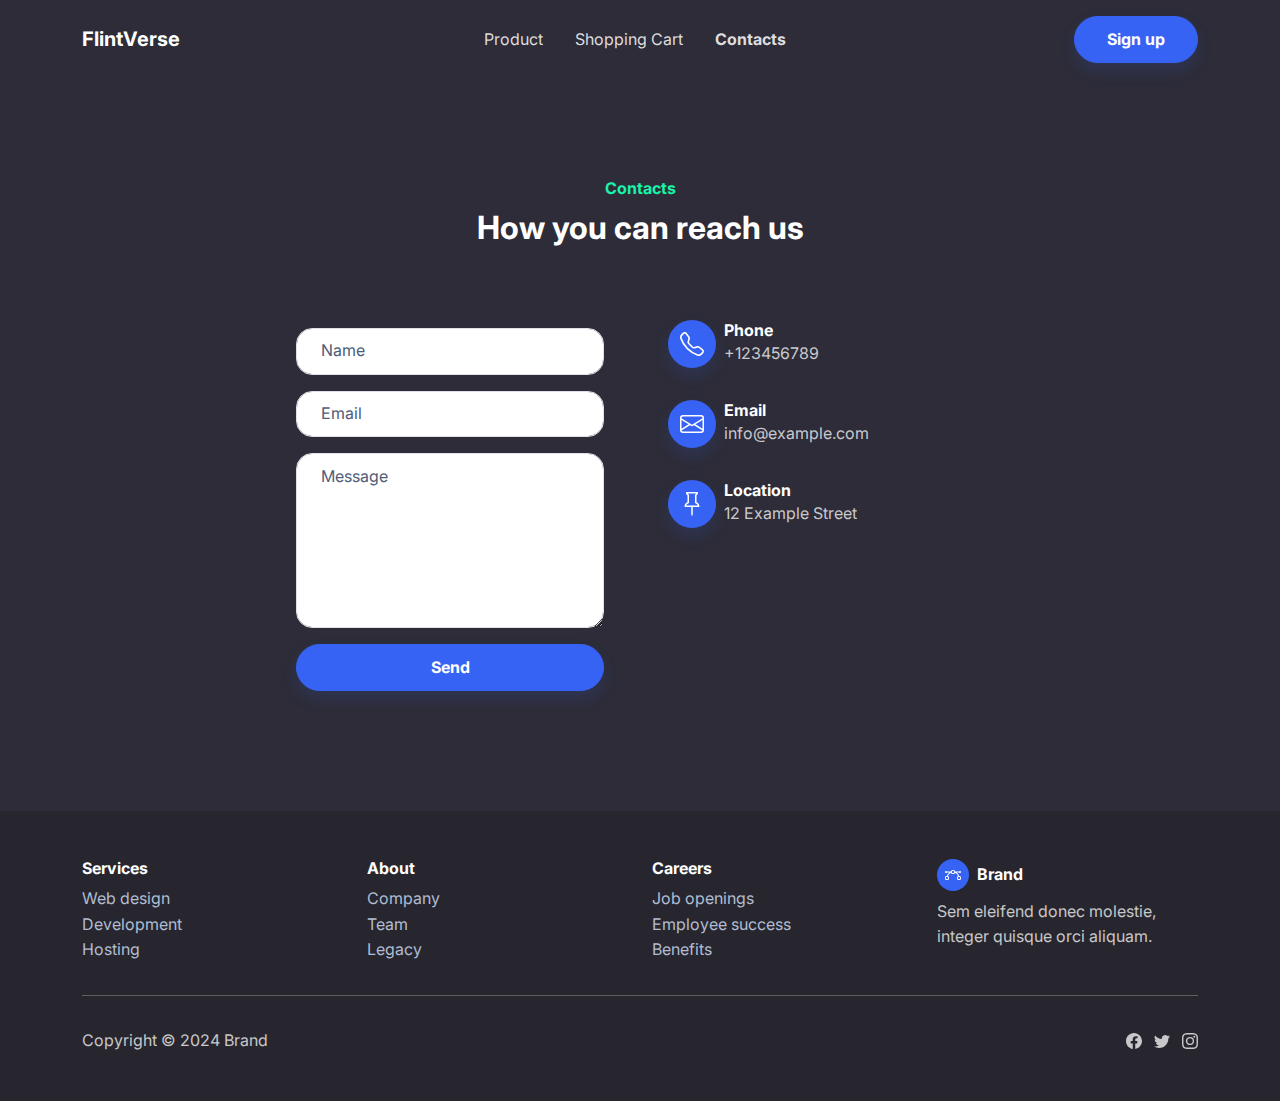
<file: contacts.html>
<!DOCTYPE html>
<html data-bs-theme="light" lang="en">

<head>
    <meta charset="utf-8">
    <meta name="viewport" content="width=device-width, initial-scale=1.0, shrink-to-fit=no">
    <title>Contacts - Brand</title>
    <link rel="stylesheet" href="assets/bootstrap/css/bootstrap.min.css">
    <link rel="stylesheet" href="https://fonts.googleapis.com/css?family=Inter:300italic,400italic,600italic,700italic,800italic,400,300,600,700,800&amp;display=swap">
    <link rel="stylesheet" href="assets/css/Banner-Heading-Image-images.css">
</head>

<body>
    <nav class="navbar navbar-expand-md sticky-top py-3 navbar-dark" id="mainNav">
        <div class="container"><a class="navbar-brand d-flex align-items-center" href="/"><span>FlintVerse</span></a><button data-bs-toggle="collapse" class="navbar-toggler" data-bs-target="#navcol-1"><span class="visually-hidden">Toggle navigation</span><span class="navbar-toggler-icon"></span></button>
            <div class="collapse navbar-collapse" id="navcol-1">
                <ul class="navbar-nav mx-auto">
                    <li class="nav-item"></li>
                    <li class="nav-item"></li>
                    <li class="nav-item"></li>
                    <li class="nav-item"></li>
                    <li class="nav-item"></li>
                    <li class="nav-item"><a class="nav-link" href="product.html">Product</a></li>
                    <li class="nav-item"><a class="nav-link" href="shopping-cart.html">Shopping Cart</a></li>
                    <li class="nav-item"><a class="nav-link active" href="contacts.html">Contacts</a></li>
                </ul><a class="btn btn-primary shadow" role="button" href="signup.html">Sign up</a>
            </div>
        </div>
    </nav>
    <section class="py-5">
        <div class="container py-5">
            <div class="row mb-5">
                <div class="col-md-8 col-xl-6 text-center mx-auto">
                    <p class="fw-bold text-success mb-2">Contacts</p>
                    <h2 class="fw-bold">How you can reach us</h2>
                </div>
            </div>
            <div class="row d-flex justify-content-center">
                <div class="col-md-6 col-xl-4">
                    <div>
                        <form class="p-3 p-xl-4" method="post">
                            <div class="mb-3"><input class="form-control" type="text" id="name-1" name="name" placeholder="Name"></div>
                            <div class="mb-3"><input class="form-control" type="email" id="email-1" name="email" placeholder="Email"></div>
                            <div class="mb-3"><textarea class="form-control" id="message-1" name="message" rows="6" placeholder="Message"></textarea></div>
                            <div><button class="btn btn-primary shadow d-block w-100" type="submit">Send </button></div>
                        </form>
                    </div>
                </div>
                <div class="col-md-4 col-xl-4 d-flex justify-content-center justify-content-xl-start">
                    <div class="d-flex flex-wrap flex-md-column justify-content-md-start align-items-md-start h-100">
                        <div class="d-flex align-items-center p-3">
                            <div class="bs-icon-md bs-icon-circle bs-icon-primary shadow d-flex flex-shrink-0 justify-content-center align-items-center d-inline-block bs-icon bs-icon-md"><svg xmlns="http://www.w3.org/2000/svg" width="1em" height="1em" fill="currentColor" viewBox="0 0 16 16" class="bi bi-telephone">
                                    <path d="M3.654 1.328a.678.678 0 0 0-1.015-.063L1.605 2.3c-.483.484-.661 1.169-.45 1.77a17.568 17.568 0 0 0 4.168 6.608 17.569 17.569 0 0 0 6.608 4.168c.601.211 1.286.033 1.77-.45l1.034-1.034a.678.678 0 0 0-.063-1.015l-2.307-1.794a.678.678 0 0 0-.58-.122l-2.19.547a1.745 1.745 0 0 1-1.657-.459L5.482 8.062a1.745 1.745 0 0 1-.46-1.657l.548-2.19a.678.678 0 0 0-.122-.58L3.654 1.328zM1.884.511a1.745 1.745 0 0 1 2.612.163L6.29 2.98c.329.423.445.974.315 1.494l-.547 2.19a.678.678 0 0 0 .178.643l2.457 2.457a.678.678 0 0 0 .644.178l2.189-.547a1.745 1.745 0 0 1 1.494.315l2.306 1.794c.829.645.905 1.87.163 2.611l-1.034 1.034c-.74.74-1.846 1.065-2.877.702a18.634 18.634 0 0 1-7.01-4.42 18.634 18.634 0 0 1-4.42-7.009c-.362-1.03-.037-2.137.703-2.877L1.885.511z"></path>
                                </svg></div>
                            <div class="px-2">
                                <h6 class="fw-bold mb-0">Phone</h6>
                                <p class="text-muted mb-0">+123456789</p>
                            </div>
                        </div>
                        <div class="d-flex align-items-center p-3">
                            <div class="bs-icon-md bs-icon-circle bs-icon-primary shadow d-flex flex-shrink-0 justify-content-center align-items-center d-inline-block bs-icon bs-icon-md"><svg xmlns="http://www.w3.org/2000/svg" width="1em" height="1em" fill="currentColor" viewBox="0 0 16 16" class="bi bi-envelope">
                                    <path d="M0 4a2 2 0 0 1 2-2h12a2 2 0 0 1 2 2v8a2 2 0 0 1-2 2H2a2 2 0 0 1-2-2zm2-1a1 1 0 0 0-1 1v.217l7 4.2 7-4.2V4a1 1 0 0 0-1-1zm13 2.383-4.708 2.825L15 11.105zm-.034 6.876-5.64-3.471L8 9.583l-1.326-.795-5.64 3.47A1 1 0 0 0 2 13h12a1 1 0 0 0 .966-.741M1 11.105l4.708-2.897L1 5.383z"></path>
                                </svg></div>
                            <div class="px-2">
                                <h6 class="fw-bold mb-0">Email</h6>
                                <p class="text-muted mb-0">info@example.com</p>
                            </div>
                        </div>
                        <div class="d-flex align-items-center p-3">
                            <div class="bs-icon-md bs-icon-circle bs-icon-primary shadow d-flex flex-shrink-0 justify-content-center align-items-center d-inline-block bs-icon bs-icon-md"><svg xmlns="http://www.w3.org/2000/svg" width="1em" height="1em" fill="currentColor" viewBox="0 0 16 16" class="bi bi-pin">
                                    <path d="M4.146.146A.5.5 0 0 1 4.5 0h7a.5.5 0 0 1 .5.5c0 .68-.342 1.174-.646 1.479-.126.125-.25.224-.354.298v4.431l.078.048c.203.127.476.314.751.555C12.36 7.775 13 8.527 13 9.5a.5.5 0 0 1-.5.5h-4v4.5c0 .276-.224 1.5-.5 1.5s-.5-1.224-.5-1.5V10h-4a.5.5 0 0 1-.5-.5c0-.973.64-1.725 1.17-2.189A5.921 5.921 0 0 1 5 6.708V2.277a2.77 2.77 0 0 1-.354-.298C4.342 1.674 4 1.179 4 .5a.5.5 0 0 1 .146-.354zm1.58 1.408-.002-.001.002.001m-.002-.001.002.001A.5.5 0 0 1 6 2v5a.5.5 0 0 1-.276.447h-.002l-.012.007-.054.03a4.922 4.922 0 0 0-.827.58c-.318.278-.585.596-.725.936h7.792c-.14-.34-.407-.658-.725-.936a4.915 4.915 0 0 0-.881-.61l-.012-.006h-.002A.5.5 0 0 1 10 7V2a.5.5 0 0 1 .295-.458 1.775 1.775 0 0 0 .351-.271c.08-.08.155-.17.214-.271H5.14c.06.1.133.191.214.271a1.78 1.78 0 0 0 .37.282"></path>
                                </svg></div>
                            <div class="px-2">
                                <h6 class="fw-bold mb-0">Location</h6>
                                <p class="text-muted mb-0">12 Example Street</p>
                            </div>
                        </div>
                    </div>
                </div>
            </div>
        </div>
    </section>
    <footer class="bg-dark">
        <div class="container py-4 py-lg-5">
            <div class="row justify-content-center">
                <div class="col-sm-4 col-md-3 text-center text-lg-start d-flex flex-column">
                    <h3 class="fs-6 fw-bold">Services</h3>
                    <ul class="list-unstyled">
                        <li><a href="#">Web design</a></li>
                        <li><a href="#">Development</a></li>
                        <li><a href="#">Hosting</a></li>
                    </ul>
                </div>
                <div class="col-sm-4 col-md-3 text-center text-lg-start d-flex flex-column">
                    <h3 class="fs-6 fw-bold">About</h3>
                    <ul class="list-unstyled">
                        <li><a href="#">Company</a></li>
                        <li><a href="#">Team</a></li>
                        <li><a href="#">Legacy</a></li>
                    </ul>
                </div>
                <div class="col-sm-4 col-md-3 text-center text-lg-start d-flex flex-column">
                    <h3 class="fs-6 fw-bold">Careers</h3>
                    <ul class="list-unstyled">
                        <li><a href="#">Job openings</a></li>
                        <li><a href="#">Employee success</a></li>
                        <li><a href="#">Benefits</a></li>
                    </ul>
                </div>
                <div class="col-lg-3 text-center text-lg-start d-flex flex-column align-items-center order-first align-items-lg-start order-lg-last">
                    <div class="fw-bold d-flex align-items-center mb-2"><span class="bs-icon-sm bs-icon-circle bs-icon-primary d-flex justify-content-center align-items-center bs-icon me-2"><svg xmlns="http://www.w3.org/2000/svg" width="1em" height="1em" fill="currentColor" viewBox="0 0 16 16" class="bi bi-bezier">
                                <path fill-rule="evenodd" d="M0 10.5A1.5 1.5 0 0 1 1.5 9h1A1.5 1.5 0 0 1 4 10.5v1A1.5 1.5 0 0 1 2.5 13h-1A1.5 1.5 0 0 1 0 11.5zm1.5-.5a.5.5 0 0 0-.5.5v1a.5.5 0 0 0 .5.5h1a.5.5 0 0 0 .5-.5v-1a.5.5 0 0 0-.5-.5zm10.5.5A1.5 1.5 0 0 1 13.5 9h1a1.5 1.5 0 0 1 1.5 1.5v1a1.5 1.5 0 0 1-1.5 1.5h-1a1.5 1.5 0 0 1-1.5-1.5zm1.5-.5a.5.5 0 0 0-.5.5v1a.5.5 0 0 0 .5.5h1a.5.5 0 0 0 .5-.5v-1a.5.5 0 0 0-.5-.5zM6 4.5A1.5 1.5 0 0 1 7.5 3h1A1.5 1.5 0 0 1 10 4.5v1A1.5 1.5 0 0 1 8.5 7h-1A1.5 1.5 0 0 1 6 5.5zM7.5 4a.5.5 0 0 0-.5.5v1a.5.5 0 0 0 .5.5h1a.5.5 0 0 0 .5-.5v-1a.5.5 0 0 0-.5-.5z"></path>
                                <path d="M6 4.5H1.866a1 1 0 1 0 0 1h2.668A6.517 6.517 0 0 0 1.814 9H2.5c.123 0 .244.015.358.043a5.517 5.517 0 0 1 3.185-3.185A1.503 1.503 0 0 1 6 5.5zm3.957 1.358A1.5 1.5 0 0 0 10 5.5v-1h4.134a1 1 0 1 1 0 1h-2.668a6.517 6.517 0 0 1 2.72 3.5H13.5c-.123 0-.243.015-.358.043a5.517 5.517 0 0 0-3.185-3.185z"></path>
                            </svg></span><span>Brand</span></div>
                    <p class="text-muted">Sem eleifend donec molestie, integer quisque orci aliquam.</p>
                </div>
            </div>
            <hr>
            <div class="text-muted d-flex justify-content-between align-items-center pt-3">
                <p class="mb-0">Copyright © 2024 Brand</p>
                <ul class="list-inline mb-0">
                    <li class="list-inline-item"><svg xmlns="http://www.w3.org/2000/svg" width="1em" height="1em" fill="currentColor" viewBox="0 0 16 16" class="bi bi-facebook">
                            <path d="M16 8.049c0-4.446-3.582-8.05-8-8.05C3.58 0-.002 3.603-.002 8.05c0 4.017 2.926 7.347 6.75 7.951v-5.625h-2.03V8.05H6.75V6.275c0-2.017 1.195-3.131 3.022-3.131.876 0 1.791.157 1.791.157v1.98h-1.009c-.993 0-1.303.621-1.303 1.258v1.51h2.218l-.354 2.326H9.25V16c3.824-.604 6.75-3.934 6.75-7.951"></path>
                        </svg></li>
                    <li class="list-inline-item"><svg xmlns="http://www.w3.org/2000/svg" width="1em" height="1em" fill="currentColor" viewBox="0 0 16 16" class="bi bi-twitter">
                            <path d="M5.026 15c6.038 0 9.341-5.003 9.341-9.334 0-.14 0-.282-.006-.422A6.685 6.685 0 0 0 16 3.542a6.658 6.658 0 0 1-1.889.518 3.301 3.301 0 0 0 1.447-1.817 6.533 6.533 0 0 1-2.087.793A3.286 3.286 0 0 0 7.875 6.03a9.325 9.325 0 0 1-6.767-3.429 3.289 3.289 0 0 0 1.018 4.382A3.323 3.323 0 0 1 .64 6.575v.045a3.288 3.288 0 0 0 2.632 3.218 3.203 3.203 0 0 1-.865.115 3.23 3.23 0 0 1-.614-.057 3.283 3.283 0 0 0 3.067 2.277A6.588 6.588 0 0 1 .78 13.58a6.32 6.32 0 0 1-.78-.045A9.344 9.344 0 0 0 5.026 15"></path>
                        </svg></li>
                    <li class="list-inline-item"><svg xmlns="http://www.w3.org/2000/svg" width="1em" height="1em" fill="currentColor" viewBox="0 0 16 16" class="bi bi-instagram">
                            <path d="M8 0C5.829 0 5.556.01 4.703.048 3.85.088 3.269.222 2.76.42a3.917 3.917 0 0 0-1.417.923A3.927 3.927 0 0 0 .42 2.76C.222 3.268.087 3.85.048 4.7.01 5.555 0 5.827 0 8.001c0 2.172.01 2.444.048 3.297.04.852.174 1.433.372 1.942.205.526.478.972.923 1.417.444.445.89.719 1.416.923.51.198 1.09.333 1.942.372C5.555 15.99 5.827 16 8 16s2.444-.01 3.298-.048c.851-.04 1.434-.174 1.943-.372a3.916 3.916 0 0 0 1.416-.923c.445-.445.718-.891.923-1.417.197-.509.332-1.09.372-1.942C15.99 10.445 16 10.173 16 8s-.01-2.445-.048-3.299c-.04-.851-.175-1.433-.372-1.941a3.926 3.926 0 0 0-.923-1.417A3.911 3.911 0 0 0 13.24.42c-.51-.198-1.092-.333-1.943-.372C10.443.01 10.172 0 7.998 0h.003zm-.717 1.442h.718c2.136 0 2.389.007 3.232.046.78.035 1.204.166 1.486.275.373.145.64.319.92.599.28.28.453.546.598.92.11.281.24.705.275 1.485.039.843.047 1.096.047 3.231s-.008 2.389-.047 3.232c-.035.78-.166 1.203-.275 1.485a2.47 2.47 0 0 1-.599.919c-.28.28-.546.453-.92.598-.28.11-.704.24-1.485.276-.843.038-1.096.047-3.232.047s-2.39-.009-3.233-.047c-.78-.036-1.203-.166-1.485-.276a2.478 2.478 0 0 1-.92-.598 2.48 2.48 0 0 1-.6-.92c-.109-.281-.24-.705-.275-1.485-.038-.843-.046-1.096-.046-3.233 0-2.136.008-2.388.046-3.231.036-.78.166-1.204.276-1.486.145-.373.319-.64.599-.92.28-.28.546-.453.92-.598.282-.11.705-.24 1.485-.276.738-.034 1.024-.044 2.515-.045v.002zm4.988 1.328a.96.96 0 1 0 0 1.92.96.96 0 0 0 0-1.92zm-4.27 1.122a4.109 4.109 0 1 0 0 8.217 4.109 4.109 0 0 0 0-8.217zm0 1.441a2.667 2.667 0 1 1 0 5.334 2.667 2.667 0 0 1 0-5.334"></path>
                        </svg></li>
                </ul>
            </div>
        </div>
    </footer>
    <script src="assets/bootstrap/js/bootstrap.min.js"></script>
    <script src="assets/js/bs-init.js"></script>
    <script src="assets/js/bold-and-dark.js"></script>
</body>

</html>
</file>
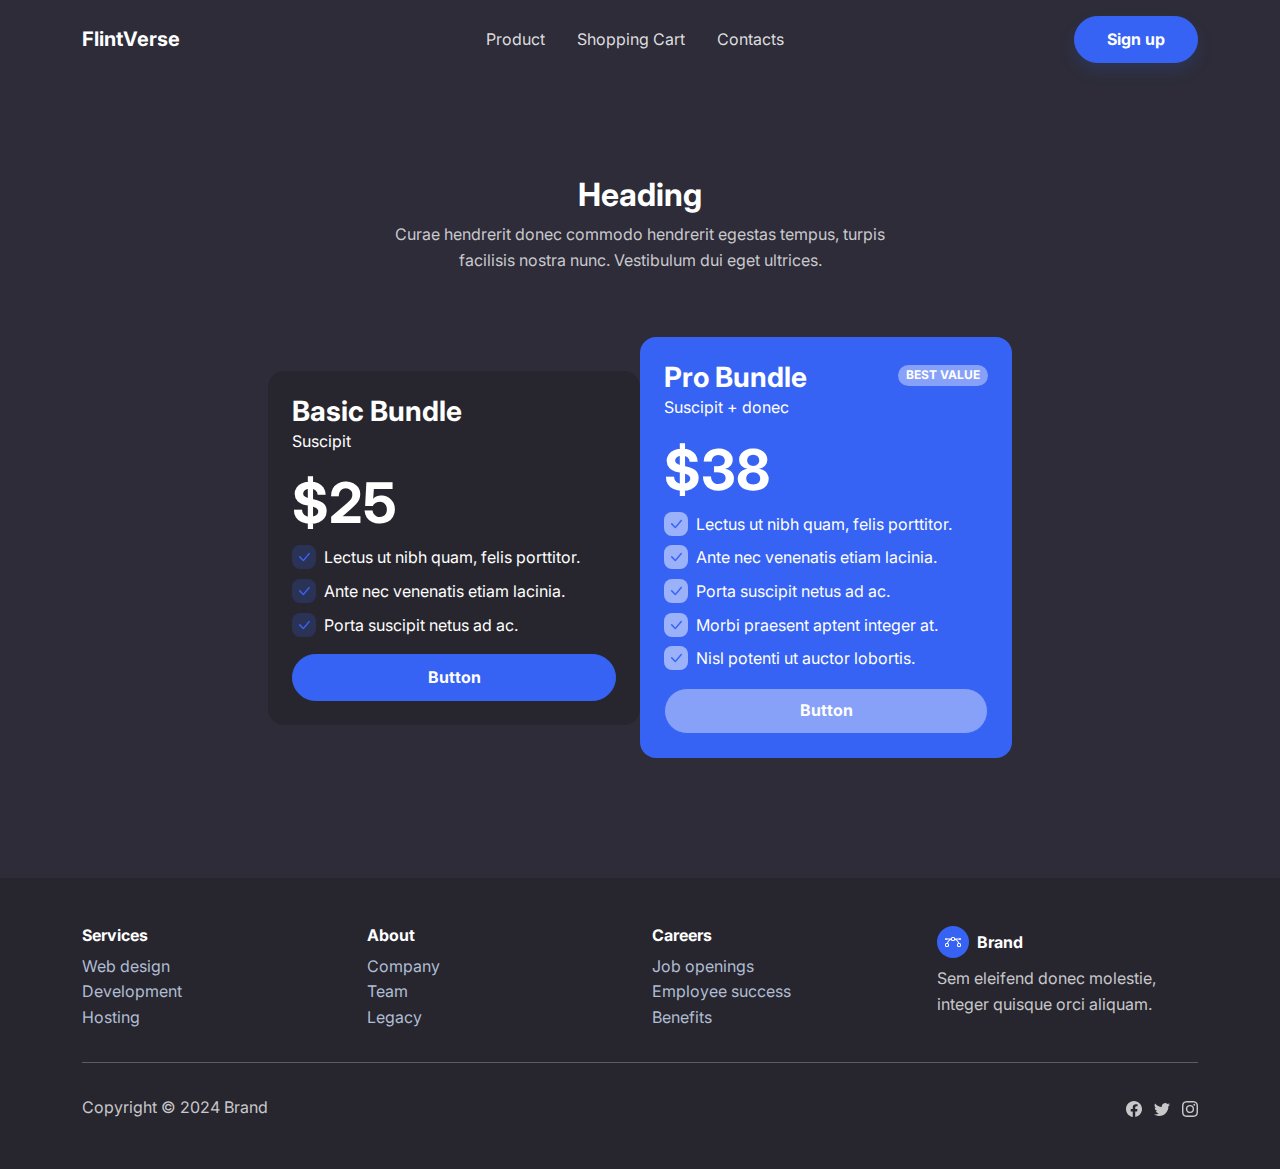
<file: pricing.html>
<!DOCTYPE html>
<html data-bs-theme="light" lang="en">

<head>
    <meta charset="utf-8">
    <meta name="viewport" content="width=device-width, initial-scale=1.0, shrink-to-fit=no">
    <title>Pricing - Brand</title>
    <link rel="stylesheet" href="assets/bootstrap/css/bootstrap.min.css">
    <link rel="stylesheet" href="https://fonts.googleapis.com/css?family=Inter:300italic,400italic,600italic,700italic,800italic,400,300,600,700,800&amp;display=swap">
    <link rel="stylesheet" href="assets/css/Banner-Heading-Image-images.css">
</head>

<body>
    <nav class="navbar navbar-expand-md sticky-top py-3 navbar-dark" id="mainNav">
        <div class="container"><a class="navbar-brand d-flex align-items-center" href="/"><span>FlintVerse</span></a><button data-bs-toggle="collapse" class="navbar-toggler" data-bs-target="#navcol-1"><span class="visually-hidden">Toggle navigation</span><span class="navbar-toggler-icon"></span></button>
            <div class="collapse navbar-collapse" id="navcol-1">
                <ul class="navbar-nav mx-auto">
                    <li class="nav-item"></li>
                    <li class="nav-item"></li>
                    <li class="nav-item"></li>
                    <li class="nav-item"></li>
                    <li class="nav-item"></li>
                    <li class="nav-item"><a class="nav-link" href="product.html">Product</a></li>
                    <li class="nav-item"><a class="nav-link" href="shopping-cart.html">Shopping Cart</a></li>
                    <li class="nav-item"><a class="nav-link" href="contacts.html">Contacts</a></li>
                </ul><a class="btn btn-primary shadow" role="button" href="signup.html">Sign up</a>
            </div>
        </div>
    </nav>
    <section class="py-5">
        <div class="container py-5">
            <div class="row mb-5">
                <div class="col-md-8 col-xl-6 text-center mx-auto">
                    <h2 class="fw-bold">Heading</h2>
                    <p class="text-muted">Curae hendrerit donec commodo hendrerit egestas tempus, turpis facilisis nostra nunc. Vestibulum dui eget ultrices.</p>
                </div>
            </div>
            <div class="row g-0 row-cols-1 row-cols-md-2 row-cols-xl-3 d-flex align-items-md-center align-items-xl-center">
                <div class="col offset-xl-2 mb-4">
                    <div class="card bg-dark border-dark">
                        <div class="card-body p-4">
                            <div class="d-flex justify-content-between">
                                <div>
                                    <h3 class="fw-bold mb-0">Basic Bundle</h3>
                                    <p>Suscipit</p>
                                    <h4 class="display-4 fw-bold">$25</h4>
                                </div>
                            </div>
                            <div>
                                <ul class="list-unstyled">
                                    <li class="d-flex mb-2"><span class="bs-icon-xs bs-icon-rounded bs-icon-primary-light bs-icon bs-icon-xs me-2"><svg xmlns="http://www.w3.org/2000/svg" width="1em" height="1em" fill="currentColor" viewBox="0 0 16 16" class="bi bi-check-lg text-primary">
                                                <path d="M12.736 3.97a.733.733 0 0 1 1.047 0c.286.289.29.756.01 1.05L7.88 12.01a.733.733 0 0 1-1.065.02L3.217 8.384a.757.757 0 0 1 0-1.06.733.733 0 0 1 1.047 0l3.052 3.093 5.4-6.425a.247.247 0 0 1 .02-.022"></path>
                                            </svg></span><span>Lectus ut nibh quam, felis porttitor.</span></li>
                                    <li class="d-flex mb-2"><span class="bs-icon-xs bs-icon-rounded bs-icon-primary-light bs-icon bs-icon-xs me-2"><svg xmlns="http://www.w3.org/2000/svg" width="1em" height="1em" fill="currentColor" viewBox="0 0 16 16" class="bi bi-check-lg text-primary">
                                                <path d="M12.736 3.97a.733.733 0 0 1 1.047 0c.286.289.29.756.01 1.05L7.88 12.01a.733.733 0 0 1-1.065.02L3.217 8.384a.757.757 0 0 1 0-1.06.733.733 0 0 1 1.047 0l3.052 3.093 5.4-6.425a.247.247 0 0 1 .02-.022"></path>
                                            </svg></span><span>Ante nec venenatis etiam lacinia.</span></li>
                                    <li class="d-flex mb-2"><span class="bs-icon-xs bs-icon-rounded bs-icon-primary-light bs-icon bs-icon-xs me-2"><svg xmlns="http://www.w3.org/2000/svg" width="1em" height="1em" fill="currentColor" viewBox="0 0 16 16" class="bi bi-check-lg text-primary">
                                                <path d="M12.736 3.97a.733.733 0 0 1 1.047 0c.286.289.29.756.01 1.05L7.88 12.01a.733.733 0 0 1-1.065.02L3.217 8.384a.757.757 0 0 1 0-1.06.733.733 0 0 1 1.047 0l3.052 3.093 5.4-6.425a.247.247 0 0 1 .02-.022"></path>
                                            </svg></span><span>Porta suscipit netus ad ac.</span></li>
                                </ul>
                            </div><button class="btn btn-primary d-block w-100" type="button">Button</button>
                        </div>
                    </div>
                </div>
                <div class="col mb-4">
                    <div class="card text-white bg-primary">
                        <div class="card-body p-4">
                            <div class="d-flex justify-content-between">
                                <div>
                                    <h3 class="fw-bold text-white mb-0">Pro Bundle</h3>
                                    <p>Suscipit + donec</p>
                                    <h4 class="display-4 fw-bold text-white">$38</h4>
                                </div>
                                <div><span class="badge rounded-pill bg-primary text-uppercase bg-semi-white">Best Value</span></div>
                            </div>
                            <div>
                                <ul class="list-unstyled">
                                    <li class="d-flex mb-2"><span class="bs-icon-xs bs-icon-rounded bs-icon-semi-white bs-icon bs-icon-xs me-2"><svg xmlns="http://www.w3.org/2000/svg" width="1em" height="1em" fill="currentColor" viewBox="0 0 16 16" class="bi bi-check-lg text-primary">
                                                <path d="M12.736 3.97a.733.733 0 0 1 1.047 0c.286.289.29.756.01 1.05L7.88 12.01a.733.733 0 0 1-1.065.02L3.217 8.384a.757.757 0 0 1 0-1.06.733.733 0 0 1 1.047 0l3.052 3.093 5.4-6.425a.247.247 0 0 1 .02-.022"></path>
                                            </svg></span><span>Lectus ut nibh quam, felis porttitor.</span></li>
                                    <li class="d-flex mb-2"><span class="bs-icon-xs bs-icon-rounded bs-icon-semi-white bs-icon bs-icon-xs me-2"><svg xmlns="http://www.w3.org/2000/svg" width="1em" height="1em" fill="currentColor" viewBox="0 0 16 16" class="bi bi-check-lg text-primary">
                                                <path d="M12.736 3.97a.733.733 0 0 1 1.047 0c.286.289.29.756.01 1.05L7.88 12.01a.733.733 0 0 1-1.065.02L3.217 8.384a.757.757 0 0 1 0-1.06.733.733 0 0 1 1.047 0l3.052 3.093 5.4-6.425a.247.247 0 0 1 .02-.022"></path>
                                            </svg></span><span>Ante nec venenatis etiam lacinia.</span></li>
                                    <li class="d-flex mb-2"><span class="bs-icon-xs bs-icon-rounded bs-icon-semi-white bs-icon bs-icon-xs me-2"><svg xmlns="http://www.w3.org/2000/svg" width="1em" height="1em" fill="currentColor" viewBox="0 0 16 16" class="bi bi-check-lg text-primary">
                                                <path d="M12.736 3.97a.733.733 0 0 1 1.047 0c.286.289.29.756.01 1.05L7.88 12.01a.733.733 0 0 1-1.065.02L3.217 8.384a.757.757 0 0 1 0-1.06.733.733 0 0 1 1.047 0l3.052 3.093 5.4-6.425a.247.247 0 0 1 .02-.022"></path>
                                            </svg></span><span>Porta suscipit netus ad ac.</span></li>
                                    <li class="d-flex mb-2"><span class="bs-icon-xs bs-icon-rounded bs-icon-semi-white bs-icon bs-icon-xs me-2"><svg xmlns="http://www.w3.org/2000/svg" width="1em" height="1em" fill="currentColor" viewBox="0 0 16 16" class="bi bi-check-lg text-primary">
                                                <path d="M12.736 3.97a.733.733 0 0 1 1.047 0c.286.289.29.756.01 1.05L7.88 12.01a.733.733 0 0 1-1.065.02L3.217 8.384a.757.757 0 0 1 0-1.06.733.733 0 0 1 1.047 0l3.052 3.093 5.4-6.425a.247.247 0 0 1 .02-.022"></path>
                                            </svg></span><span>Morbi praesent aptent integer at.</span></li>
                                    <li class="d-flex mb-2"><span class="bs-icon-xs bs-icon-rounded bs-icon-semi-white bs-icon bs-icon-xs me-2"><svg xmlns="http://www.w3.org/2000/svg" width="1em" height="1em" fill="currentColor" viewBox="0 0 16 16" class="bi bi-check-lg text-primary">
                                                <path d="M12.736 3.97a.733.733 0 0 1 1.047 0c.286.289.29.756.01 1.05L7.88 12.01a.733.733 0 0 1-1.065.02L3.217 8.384a.757.757 0 0 1 0-1.06.733.733 0 0 1 1.047 0l3.052 3.093 5.4-6.425a.247.247 0 0 1 .02-.022"></path>
                                            </svg></span><span>Nisl potenti ut auctor lobortis.</span></li>
                                </ul>
                            </div><button class="btn btn-primary d-block w-100 bg-semi-white" type="button">Button</button>
                        </div>
                    </div>
                </div>
            </div>
        </div>
    </section>
    <footer class="bg-dark">
        <div class="container py-4 py-lg-5">
            <div class="row justify-content-center">
                <div class="col-sm-4 col-md-3 text-center text-lg-start d-flex flex-column">
                    <h3 class="fs-6 fw-bold">Services</h3>
                    <ul class="list-unstyled">
                        <li><a href="#">Web design</a></li>
                        <li><a href="#">Development</a></li>
                        <li><a href="#">Hosting</a></li>
                    </ul>
                </div>
                <div class="col-sm-4 col-md-3 text-center text-lg-start d-flex flex-column">
                    <h3 class="fs-6 fw-bold">About</h3>
                    <ul class="list-unstyled">
                        <li><a href="#">Company</a></li>
                        <li><a href="#">Team</a></li>
                        <li><a href="#">Legacy</a></li>
                    </ul>
                </div>
                <div class="col-sm-4 col-md-3 text-center text-lg-start d-flex flex-column">
                    <h3 class="fs-6 fw-bold">Careers</h3>
                    <ul class="list-unstyled">
                        <li><a href="#">Job openings</a></li>
                        <li><a href="#">Employee success</a></li>
                        <li><a href="#">Benefits</a></li>
                    </ul>
                </div>
                <div class="col-lg-3 text-center text-lg-start d-flex flex-column align-items-center order-first align-items-lg-start order-lg-last">
                    <div class="fw-bold d-flex align-items-center mb-2"><span class="bs-icon-sm bs-icon-circle bs-icon-primary d-flex justify-content-center align-items-center bs-icon me-2"><svg xmlns="http://www.w3.org/2000/svg" width="1em" height="1em" fill="currentColor" viewBox="0 0 16 16" class="bi bi-bezier">
                                <path fill-rule="evenodd" d="M0 10.5A1.5 1.5 0 0 1 1.5 9h1A1.5 1.5 0 0 1 4 10.5v1A1.5 1.5 0 0 1 2.5 13h-1A1.5 1.5 0 0 1 0 11.5zm1.5-.5a.5.5 0 0 0-.5.5v1a.5.5 0 0 0 .5.5h1a.5.5 0 0 0 .5-.5v-1a.5.5 0 0 0-.5-.5zm10.5.5A1.5 1.5 0 0 1 13.5 9h1a1.5 1.5 0 0 1 1.5 1.5v1a1.5 1.5 0 0 1-1.5 1.5h-1a1.5 1.5 0 0 1-1.5-1.5zm1.5-.5a.5.5 0 0 0-.5.5v1a.5.5 0 0 0 .5.5h1a.5.5 0 0 0 .5-.5v-1a.5.5 0 0 0-.5-.5zM6 4.5A1.5 1.5 0 0 1 7.5 3h1A1.5 1.5 0 0 1 10 4.5v1A1.5 1.5 0 0 1 8.5 7h-1A1.5 1.5 0 0 1 6 5.5zM7.5 4a.5.5 0 0 0-.5.5v1a.5.5 0 0 0 .5.5h1a.5.5 0 0 0 .5-.5v-1a.5.5 0 0 0-.5-.5z"></path>
                                <path d="M6 4.5H1.866a1 1 0 1 0 0 1h2.668A6.517 6.517 0 0 0 1.814 9H2.5c.123 0 .244.015.358.043a5.517 5.517 0 0 1 3.185-3.185A1.503 1.503 0 0 1 6 5.5zm3.957 1.358A1.5 1.5 0 0 0 10 5.5v-1h4.134a1 1 0 1 1 0 1h-2.668a6.517 6.517 0 0 1 2.72 3.5H13.5c-.123 0-.243.015-.358.043a5.517 5.517 0 0 0-3.185-3.185z"></path>
                            </svg></span><span>Brand</span></div>
                    <p class="text-muted">Sem eleifend donec molestie, integer quisque orci aliquam.</p>
                </div>
            </div>
            <hr>
            <div class="text-muted d-flex justify-content-between align-items-center pt-3">
                <p class="mb-0">Copyright © 2024 Brand</p>
                <ul class="list-inline mb-0">
                    <li class="list-inline-item"><svg xmlns="http://www.w3.org/2000/svg" width="1em" height="1em" fill="currentColor" viewBox="0 0 16 16" class="bi bi-facebook">
                            <path d="M16 8.049c0-4.446-3.582-8.05-8-8.05C3.58 0-.002 3.603-.002 8.05c0 4.017 2.926 7.347 6.75 7.951v-5.625h-2.03V8.05H6.75V6.275c0-2.017 1.195-3.131 3.022-3.131.876 0 1.791.157 1.791.157v1.98h-1.009c-.993 0-1.303.621-1.303 1.258v1.51h2.218l-.354 2.326H9.25V16c3.824-.604 6.75-3.934 6.75-7.951"></path>
                        </svg></li>
                    <li class="list-inline-item"><svg xmlns="http://www.w3.org/2000/svg" width="1em" height="1em" fill="currentColor" viewBox="0 0 16 16" class="bi bi-twitter">
                            <path d="M5.026 15c6.038 0 9.341-5.003 9.341-9.334 0-.14 0-.282-.006-.422A6.685 6.685 0 0 0 16 3.542a6.658 6.658 0 0 1-1.889.518 3.301 3.301 0 0 0 1.447-1.817 6.533 6.533 0 0 1-2.087.793A3.286 3.286 0 0 0 7.875 6.03a9.325 9.325 0 0 1-6.767-3.429 3.289 3.289 0 0 0 1.018 4.382A3.323 3.323 0 0 1 .64 6.575v.045a3.288 3.288 0 0 0 2.632 3.218 3.203 3.203 0 0 1-.865.115 3.23 3.23 0 0 1-.614-.057 3.283 3.283 0 0 0 3.067 2.277A6.588 6.588 0 0 1 .78 13.58a6.32 6.32 0 0 1-.78-.045A9.344 9.344 0 0 0 5.026 15"></path>
                        </svg></li>
                    <li class="list-inline-item"><svg xmlns="http://www.w3.org/2000/svg" width="1em" height="1em" fill="currentColor" viewBox="0 0 16 16" class="bi bi-instagram">
                            <path d="M8 0C5.829 0 5.556.01 4.703.048 3.85.088 3.269.222 2.76.42a3.917 3.917 0 0 0-1.417.923A3.927 3.927 0 0 0 .42 2.76C.222 3.268.087 3.85.048 4.7.01 5.555 0 5.827 0 8.001c0 2.172.01 2.444.048 3.297.04.852.174 1.433.372 1.942.205.526.478.972.923 1.417.444.445.89.719 1.416.923.51.198 1.09.333 1.942.372C5.555 15.99 5.827 16 8 16s2.444-.01 3.298-.048c.851-.04 1.434-.174 1.943-.372a3.916 3.916 0 0 0 1.416-.923c.445-.445.718-.891.923-1.417.197-.509.332-1.09.372-1.942C15.99 10.445 16 10.173 16 8s-.01-2.445-.048-3.299c-.04-.851-.175-1.433-.372-1.941a3.926 3.926 0 0 0-.923-1.417A3.911 3.911 0 0 0 13.24.42c-.51-.198-1.092-.333-1.943-.372C10.443.01 10.172 0 7.998 0h.003zm-.717 1.442h.718c2.136 0 2.389.007 3.232.046.78.035 1.204.166 1.486.275.373.145.64.319.92.599.28.28.453.546.598.92.11.281.24.705.275 1.485.039.843.047 1.096.047 3.231s-.008 2.389-.047 3.232c-.035.78-.166 1.203-.275 1.485a2.47 2.47 0 0 1-.599.919c-.28.28-.546.453-.92.598-.28.11-.704.24-1.485.276-.843.038-1.096.047-3.232.047s-2.39-.009-3.233-.047c-.78-.036-1.203-.166-1.485-.276a2.478 2.478 0 0 1-.92-.598 2.48 2.48 0 0 1-.6-.92c-.109-.281-.24-.705-.275-1.485-.038-.843-.046-1.096-.046-3.233 0-2.136.008-2.388.046-3.231.036-.78.166-1.204.276-1.486.145-.373.319-.64.599-.92.28-.28.546-.453.92-.598.282-.11.705-.24 1.485-.276.738-.034 1.024-.044 2.515-.045v.002zm4.988 1.328a.96.96 0 1 0 0 1.92.96.96 0 0 0 0-1.92zm-4.27 1.122a4.109 4.109 0 1 0 0 8.217 4.109 4.109 0 0 0 0-8.217zm0 1.441a2.667 2.667 0 1 1 0 5.334 2.667 2.667 0 0 1 0-5.334"></path>
                        </svg></li>
                </ul>
            </div>
        </div>
    </footer>
    <script src="assets/bootstrap/js/bootstrap.min.js"></script>
    <script src="assets/js/bs-init.js"></script>
    <script src="assets/js/bold-and-dark.js"></script>
</body>

</html>
</file>
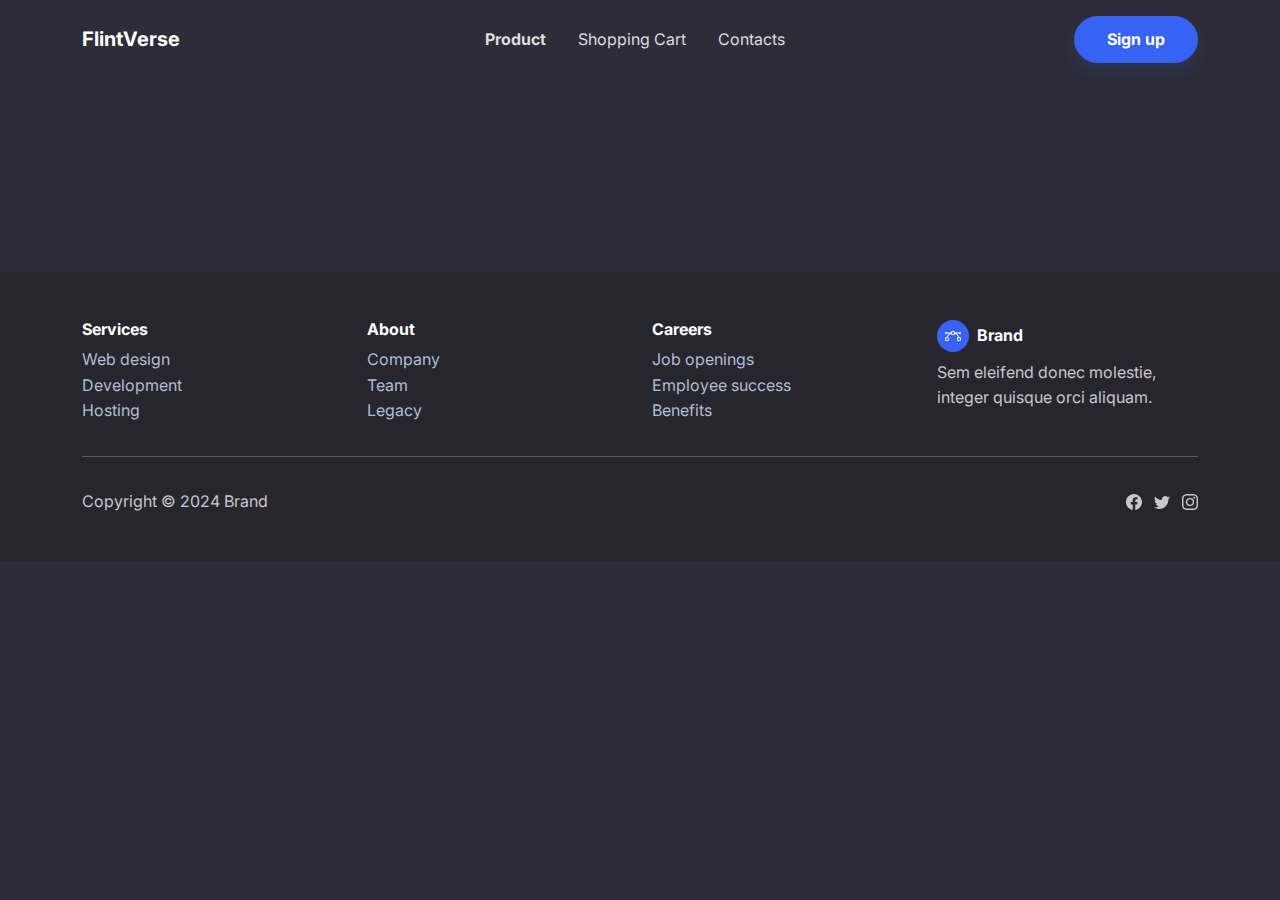
<file: product.html>
<!DOCTYPE html>
<html data-bs-theme="light" lang="en">

<head>
    <meta charset="utf-8">
    <meta name="viewport" content="width=device-width, initial-scale=1.0, shrink-to-fit=no">
    <title>Product - Brand</title>
    <link rel="stylesheet" href="assets/bootstrap/css/bootstrap.min.css">
    <link rel="stylesheet" href="https://cdn.reflowhq.com/v2/toolkit.min.css">
    <link rel="stylesheet" href="https://fonts.googleapis.com/css?family=Inter:300italic,400italic,600italic,700italic,800italic,400,300,600,700,800&amp;display=swap">
    <link rel="stylesheet" href="assets/css/Banner-Heading-Image-images.css">
</head>

<body>
    <nav class="navbar navbar-expand-md sticky-top py-3 navbar-dark" id="mainNav">
        <div class="container"><a class="navbar-brand d-flex align-items-center" href="/"><span>FlintVerse</span></a><button data-bs-toggle="collapse" class="navbar-toggler" data-bs-target="#navcol-1"><span class="visually-hidden">Toggle navigation</span><span class="navbar-toggler-icon"></span></button>
            <div class="collapse navbar-collapse" id="navcol-1">
                <ul class="navbar-nav mx-auto">
                    <li class="nav-item"></li>
                    <li class="nav-item"></li>
                    <li class="nav-item"></li>
                    <li class="nav-item"></li>
                    <li class="nav-item"></li>
                    <li class="nav-item"><a class="nav-link active" href="product.html">Product</a></li>
                    <li class="nav-item"><a class="nav-link" href="shopping-cart.html">Shopping Cart</a></li>
                    <li class="nav-item"><a class="nav-link" href="contacts.html">Contacts</a></li>
                </ul><a class="btn btn-primary shadow" role="button" href="signup.html">Sign up</a>
            </div>
        </div>
    </nav>
    <section class="py-5">
        <div class="container py-5">
            <div data-reflow-type="product" data-bss-dynamic-product="" data-bss-dynamic-product-param="product" data-reflow-shoppingcart-url="shopping-cart.html"></div>
        </div>
    </section>
    <footer class="bg-dark">
        <div class="container py-4 py-lg-5">
            <div class="row justify-content-center">
                <div class="col-sm-4 col-md-3 text-center text-lg-start d-flex flex-column">
                    <h3 class="fs-6 fw-bold">Services</h3>
                    <ul class="list-unstyled">
                        <li><a href="#">Web design</a></li>
                        <li><a href="#">Development</a></li>
                        <li><a href="#">Hosting</a></li>
                    </ul>
                </div>
                <div class="col-sm-4 col-md-3 text-center text-lg-start d-flex flex-column">
                    <h3 class="fs-6 fw-bold">About</h3>
                    <ul class="list-unstyled">
                        <li><a href="#">Company</a></li>
                        <li><a href="#">Team</a></li>
                        <li><a href="#">Legacy</a></li>
                    </ul>
                </div>
                <div class="col-sm-4 col-md-3 text-center text-lg-start d-flex flex-column">
                    <h3 class="fs-6 fw-bold">Careers</h3>
                    <ul class="list-unstyled">
                        <li><a href="#">Job openings</a></li>
                        <li><a href="#">Employee success</a></li>
                        <li><a href="#">Benefits</a></li>
                    </ul>
                </div>
                <div class="col-lg-3 text-center text-lg-start d-flex flex-column align-items-center order-first align-items-lg-start order-lg-last">
                    <div class="fw-bold d-flex align-items-center mb-2"><span class="bs-icon-sm bs-icon-circle bs-icon-primary d-flex justify-content-center align-items-center bs-icon me-2"><svg xmlns="http://www.w3.org/2000/svg" width="1em" height="1em" fill="currentColor" viewBox="0 0 16 16" class="bi bi-bezier">
                                <path fill-rule="evenodd" d="M0 10.5A1.5 1.5 0 0 1 1.5 9h1A1.5 1.5 0 0 1 4 10.5v1A1.5 1.5 0 0 1 2.5 13h-1A1.5 1.5 0 0 1 0 11.5zm1.5-.5a.5.5 0 0 0-.5.5v1a.5.5 0 0 0 .5.5h1a.5.5 0 0 0 .5-.5v-1a.5.5 0 0 0-.5-.5zm10.5.5A1.5 1.5 0 0 1 13.5 9h1a1.5 1.5 0 0 1 1.5 1.5v1a1.5 1.5 0 0 1-1.5 1.5h-1a1.5 1.5 0 0 1-1.5-1.5zm1.5-.5a.5.5 0 0 0-.5.5v1a.5.5 0 0 0 .5.5h1a.5.5 0 0 0 .5-.5v-1a.5.5 0 0 0-.5-.5zM6 4.5A1.5 1.5 0 0 1 7.5 3h1A1.5 1.5 0 0 1 10 4.5v1A1.5 1.5 0 0 1 8.5 7h-1A1.5 1.5 0 0 1 6 5.5zM7.5 4a.5.5 0 0 0-.5.5v1a.5.5 0 0 0 .5.5h1a.5.5 0 0 0 .5-.5v-1a.5.5 0 0 0-.5-.5z"></path>
                                <path d="M6 4.5H1.866a1 1 0 1 0 0 1h2.668A6.517 6.517 0 0 0 1.814 9H2.5c.123 0 .244.015.358.043a5.517 5.517 0 0 1 3.185-3.185A1.503 1.503 0 0 1 6 5.5zm3.957 1.358A1.5 1.5 0 0 0 10 5.5v-1h4.134a1 1 0 1 1 0 1h-2.668a6.517 6.517 0 0 1 2.72 3.5H13.5c-.123 0-.243.015-.358.043a5.517 5.517 0 0 0-3.185-3.185z"></path>
                            </svg></span><span>Brand</span></div>
                    <p class="text-muted">Sem eleifend donec molestie, integer quisque orci aliquam.</p>
                </div>
            </div>
            <hr>
            <div class="text-muted d-flex justify-content-between align-items-center pt-3">
                <p class="mb-0">Copyright © 2024 Brand</p>
                <ul class="list-inline mb-0">
                    <li class="list-inline-item"><svg xmlns="http://www.w3.org/2000/svg" width="1em" height="1em" fill="currentColor" viewBox="0 0 16 16" class="bi bi-facebook">
                            <path d="M16 8.049c0-4.446-3.582-8.05-8-8.05C3.58 0-.002 3.603-.002 8.05c0 4.017 2.926 7.347 6.75 7.951v-5.625h-2.03V8.05H6.75V6.275c0-2.017 1.195-3.131 3.022-3.131.876 0 1.791.157 1.791.157v1.98h-1.009c-.993 0-1.303.621-1.303 1.258v1.51h2.218l-.354 2.326H9.25V16c3.824-.604 6.75-3.934 6.75-7.951"></path>
                        </svg></li>
                    <li class="list-inline-item"><svg xmlns="http://www.w3.org/2000/svg" width="1em" height="1em" fill="currentColor" viewBox="0 0 16 16" class="bi bi-twitter">
                            <path d="M5.026 15c6.038 0 9.341-5.003 9.341-9.334 0-.14 0-.282-.006-.422A6.685 6.685 0 0 0 16 3.542a6.658 6.658 0 0 1-1.889.518 3.301 3.301 0 0 0 1.447-1.817 6.533 6.533 0 0 1-2.087.793A3.286 3.286 0 0 0 7.875 6.03a9.325 9.325 0 0 1-6.767-3.429 3.289 3.289 0 0 0 1.018 4.382A3.323 3.323 0 0 1 .64 6.575v.045a3.288 3.288 0 0 0 2.632 3.218 3.203 3.203 0 0 1-.865.115 3.23 3.23 0 0 1-.614-.057 3.283 3.283 0 0 0 3.067 2.277A6.588 6.588 0 0 1 .78 13.58a6.32 6.32 0 0 1-.78-.045A9.344 9.344 0 0 0 5.026 15"></path>
                        </svg></li>
                    <li class="list-inline-item"><svg xmlns="http://www.w3.org/2000/svg" width="1em" height="1em" fill="currentColor" viewBox="0 0 16 16" class="bi bi-instagram">
                            <path d="M8 0C5.829 0 5.556.01 4.703.048 3.85.088 3.269.222 2.76.42a3.917 3.917 0 0 0-1.417.923A3.927 3.927 0 0 0 .42 2.76C.222 3.268.087 3.85.048 4.7.01 5.555 0 5.827 0 8.001c0 2.172.01 2.444.048 3.297.04.852.174 1.433.372 1.942.205.526.478.972.923 1.417.444.445.89.719 1.416.923.51.198 1.09.333 1.942.372C5.555 15.99 5.827 16 8 16s2.444-.01 3.298-.048c.851-.04 1.434-.174 1.943-.372a3.916 3.916 0 0 0 1.416-.923c.445-.445.718-.891.923-1.417.197-.509.332-1.09.372-1.942C15.99 10.445 16 10.173 16 8s-.01-2.445-.048-3.299c-.04-.851-.175-1.433-.372-1.941a3.926 3.926 0 0 0-.923-1.417A3.911 3.911 0 0 0 13.24.42c-.51-.198-1.092-.333-1.943-.372C10.443.01 10.172 0 7.998 0h.003zm-.717 1.442h.718c2.136 0 2.389.007 3.232.046.78.035 1.204.166 1.486.275.373.145.64.319.92.599.28.28.453.546.598.92.11.281.24.705.275 1.485.039.843.047 1.096.047 3.231s-.008 2.389-.047 3.232c-.035.78-.166 1.203-.275 1.485a2.47 2.47 0 0 1-.599.919c-.28.28-.546.453-.92.598-.28.11-.704.24-1.485.276-.843.038-1.096.047-3.232.047s-2.39-.009-3.233-.047c-.78-.036-1.203-.166-1.485-.276a2.478 2.478 0 0 1-.92-.598 2.48 2.48 0 0 1-.6-.92c-.109-.281-.24-.705-.275-1.485-.038-.843-.046-1.096-.046-3.233 0-2.136.008-2.388.046-3.231.036-.78.166-1.204.276-1.486.145-.373.319-.64.599-.92.28-.28.546-.453.92-.598.282-.11.705-.24 1.485-.276.738-.034 1.024-.044 2.515-.045v.002zm4.988 1.328a.96.96 0 1 0 0 1.92.96.96 0 0 0 0-1.92zm-4.27 1.122a4.109 4.109 0 1 0 0 8.217 4.109 4.109 0 0 0 0-8.217zm0 1.441a2.667 2.667 0 1 1 0 5.334 2.667 2.667 0 0 1 0-5.334"></path>
                        </svg></li>
                </ul>
            </div>
        </div>
    </footer>
    <script src="assets/bootstrap/js/bootstrap.min.js"></script>
    <script src="https://cdn.reflowhq.com/v2/toolkit.min.js"></script>
    <script src="assets/js/bs-init.js"></script>
    <script src="assets/js/bold-and-dark.js"></script>
</body>

</html>
</file>
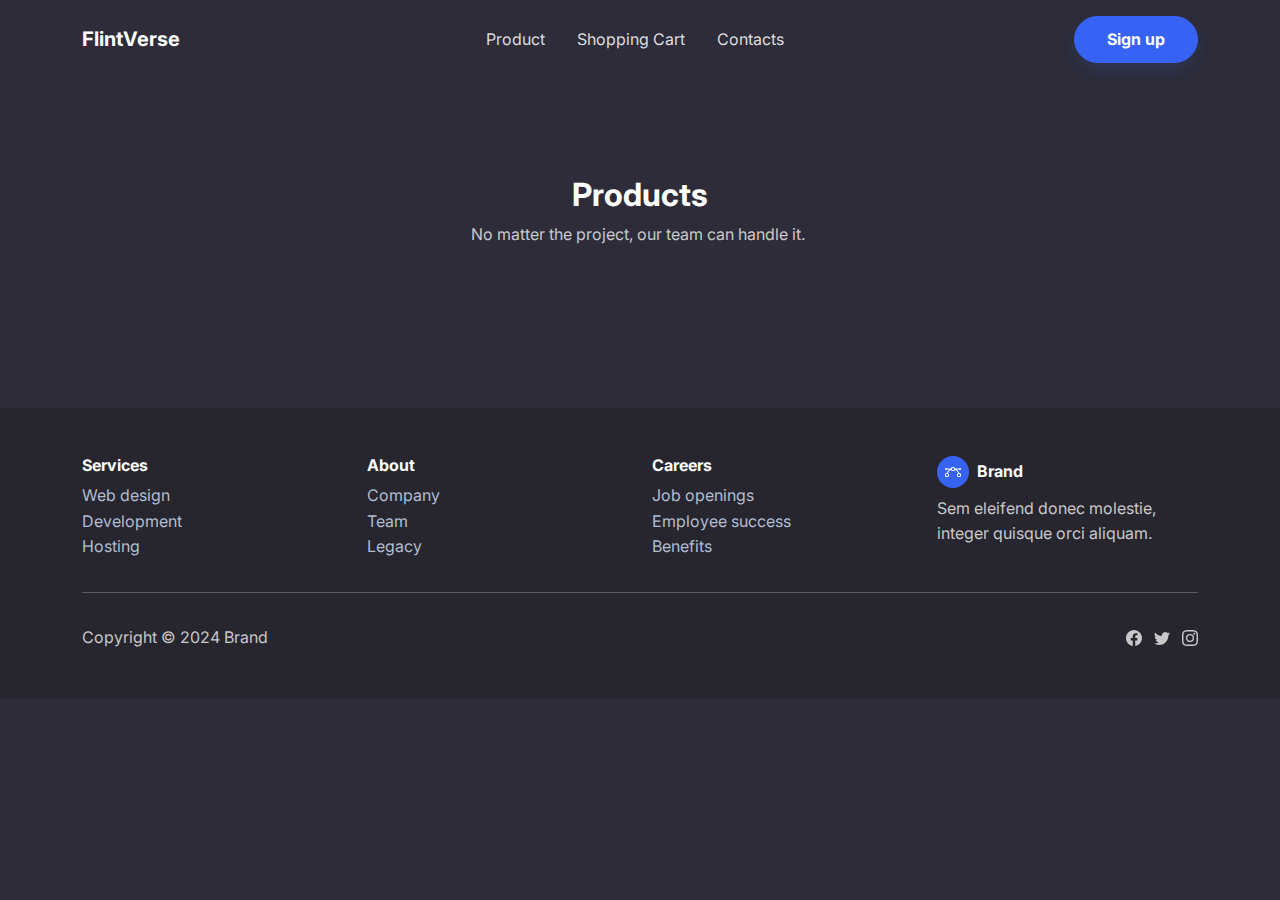
<file: products.html>
<!DOCTYPE html>
<html data-bs-theme="light" lang="en">

<head>
    <meta charset="utf-8">
    <meta name="viewport" content="width=device-width, initial-scale=1.0, shrink-to-fit=no">
    <title>Products - Brand</title>
    <link rel="stylesheet" href="assets/bootstrap/css/bootstrap.min.css">
    <link rel="stylesheet" href="https://cdn.reflowhq.com/v2/toolkit.min.css">
    <link rel="stylesheet" href="https://fonts.googleapis.com/css?family=Inter:300italic,400italic,600italic,700italic,800italic,400,300,600,700,800&amp;display=swap">
    <link rel="stylesheet" href="assets/css/Banner-Heading-Image-images.css">
</head>

<body>
    <nav class="navbar navbar-expand-md sticky-top py-3 navbar-dark" id="mainNav">
        <div class="container"><a class="navbar-brand d-flex align-items-center" href="/"><span>FlintVerse</span></a><button data-bs-toggle="collapse" class="navbar-toggler" data-bs-target="#navcol-1"><span class="visually-hidden">Toggle navigation</span><span class="navbar-toggler-icon"></span></button>
            <div class="collapse navbar-collapse" id="navcol-1">
                <ul class="navbar-nav mx-auto">
                    <li class="nav-item"><a class="nav-link" href="product.html">Product</a></li>
                    <li class="nav-item"><a class="nav-link" href="shopping-cart.html">Shopping Cart</a></li>
                    <li class="nav-item"><a class="nav-link" href="contacts.html">Contacts</a></li>
                </ul><a class="btn btn-primary shadow" role="button" href="signup.html">Sign up</a>
            </div>
        </div>
    </nav>
    <section class="py-5">
        <div class="container py-5">
            <div class="row mb-4 mb-lg-5">
                <div class="col-md-8 col-xl-6 text-center mx-auto">
                    <h2 class="fw-bold">Products</h2>
                    <p class="text-muted">No matter the project, our team can handle it.&nbsp;</p>
                </div>
            </div>
            <div class="row mx-auto">
                <div class="col">
                    <div data-reflow-type="product-list" data-reflow-layout="cards" data-reflow-order="date_desc" data-reflow-product-link="/product.html?product={id}"></div>
                </div>
            </div>
        </div>
    </section>
    <footer class="bg-dark">
        <div class="container py-4 py-lg-5">
            <div class="row justify-content-center">
                <div class="col-sm-4 col-md-3 text-center text-lg-start d-flex flex-column">
                    <h3 class="fs-6 fw-bold">Services</h3>
                    <ul class="list-unstyled">
                        <li><a href="#">Web design</a></li>
                        <li><a href="#">Development</a></li>
                        <li><a href="#">Hosting</a></li>
                    </ul>
                </div>
                <div class="col-sm-4 col-md-3 text-center text-lg-start d-flex flex-column">
                    <h3 class="fs-6 fw-bold">About</h3>
                    <ul class="list-unstyled">
                        <li><a href="#">Company</a></li>
                        <li><a href="#">Team</a></li>
                        <li><a href="#">Legacy</a></li>
                    </ul>
                </div>
                <div class="col-sm-4 col-md-3 text-center text-lg-start d-flex flex-column">
                    <h3 class="fs-6 fw-bold">Careers</h3>
                    <ul class="list-unstyled">
                        <li><a href="#">Job openings</a></li>
                        <li><a href="#">Employee success</a></li>
                        <li><a href="#">Benefits</a></li>
                    </ul>
                </div>
                <div class="col-lg-3 text-center text-lg-start d-flex flex-column align-items-center order-first align-items-lg-start order-lg-last">
                    <div class="fw-bold d-flex align-items-center mb-2"><span class="bs-icon-sm bs-icon-circle bs-icon-primary d-flex justify-content-center align-items-center bs-icon me-2"><svg xmlns="http://www.w3.org/2000/svg" width="1em" height="1em" fill="currentColor" viewBox="0 0 16 16" class="bi bi-bezier">
                                <path fill-rule="evenodd" d="M0 10.5A1.5 1.5 0 0 1 1.5 9h1A1.5 1.5 0 0 1 4 10.5v1A1.5 1.5 0 0 1 2.5 13h-1A1.5 1.5 0 0 1 0 11.5zm1.5-.5a.5.5 0 0 0-.5.5v1a.5.5 0 0 0 .5.5h1a.5.5 0 0 0 .5-.5v-1a.5.5 0 0 0-.5-.5zm10.5.5A1.5 1.5 0 0 1 13.5 9h1a1.5 1.5 0 0 1 1.5 1.5v1a1.5 1.5 0 0 1-1.5 1.5h-1a1.5 1.5 0 0 1-1.5-1.5zm1.5-.5a.5.5 0 0 0-.5.5v1a.5.5 0 0 0 .5.5h1a.5.5 0 0 0 .5-.5v-1a.5.5 0 0 0-.5-.5zM6 4.5A1.5 1.5 0 0 1 7.5 3h1A1.5 1.5 0 0 1 10 4.5v1A1.5 1.5 0 0 1 8.5 7h-1A1.5 1.5 0 0 1 6 5.5zM7.5 4a.5.5 0 0 0-.5.5v1a.5.5 0 0 0 .5.5h1a.5.5 0 0 0 .5-.5v-1a.5.5 0 0 0-.5-.5z"></path>
                                <path d="M6 4.5H1.866a1 1 0 1 0 0 1h2.668A6.517 6.517 0 0 0 1.814 9H2.5c.123 0 .244.015.358.043a5.517 5.517 0 0 1 3.185-3.185A1.503 1.503 0 0 1 6 5.5zm3.957 1.358A1.5 1.5 0 0 0 10 5.5v-1h4.134a1 1 0 1 1 0 1h-2.668a6.517 6.517 0 0 1 2.72 3.5H13.5c-.123 0-.243.015-.358.043a5.517 5.517 0 0 0-3.185-3.185z"></path>
                            </svg></span><span>Brand</span></div>
                    <p class="text-muted">Sem eleifend donec molestie, integer quisque orci aliquam.</p>
                </div>
            </div>
            <hr>
            <div class="text-muted d-flex justify-content-between align-items-center pt-3">
                <p class="mb-0">Copyright © 2024 Brand</p>
                <ul class="list-inline mb-0">
                    <li class="list-inline-item"><svg xmlns="http://www.w3.org/2000/svg" width="1em" height="1em" fill="currentColor" viewBox="0 0 16 16" class="bi bi-facebook">
                            <path d="M16 8.049c0-4.446-3.582-8.05-8-8.05C3.58 0-.002 3.603-.002 8.05c0 4.017 2.926 7.347 6.75 7.951v-5.625h-2.03V8.05H6.75V6.275c0-2.017 1.195-3.131 3.022-3.131.876 0 1.791.157 1.791.157v1.98h-1.009c-.993 0-1.303.621-1.303 1.258v1.51h2.218l-.354 2.326H9.25V16c3.824-.604 6.75-3.934 6.75-7.951"></path>
                        </svg></li>
                    <li class="list-inline-item"><svg xmlns="http://www.w3.org/2000/svg" width="1em" height="1em" fill="currentColor" viewBox="0 0 16 16" class="bi bi-twitter">
                            <path d="M5.026 15c6.038 0 9.341-5.003 9.341-9.334 0-.14 0-.282-.006-.422A6.685 6.685 0 0 0 16 3.542a6.658 6.658 0 0 1-1.889.518 3.301 3.301 0 0 0 1.447-1.817 6.533 6.533 0 0 1-2.087.793A3.286 3.286 0 0 0 7.875 6.03a9.325 9.325 0 0 1-6.767-3.429 3.289 3.289 0 0 0 1.018 4.382A3.323 3.323 0 0 1 .64 6.575v.045a3.288 3.288 0 0 0 2.632 3.218 3.203 3.203 0 0 1-.865.115 3.23 3.23 0 0 1-.614-.057 3.283 3.283 0 0 0 3.067 2.277A6.588 6.588 0 0 1 .78 13.58a6.32 6.32 0 0 1-.78-.045A9.344 9.344 0 0 0 5.026 15"></path>
                        </svg></li>
                    <li class="list-inline-item"><svg xmlns="http://www.w3.org/2000/svg" width="1em" height="1em" fill="currentColor" viewBox="0 0 16 16" class="bi bi-instagram">
                            <path d="M8 0C5.829 0 5.556.01 4.703.048 3.85.088 3.269.222 2.76.42a3.917 3.917 0 0 0-1.417.923A3.927 3.927 0 0 0 .42 2.76C.222 3.268.087 3.85.048 4.7.01 5.555 0 5.827 0 8.001c0 2.172.01 2.444.048 3.297.04.852.174 1.433.372 1.942.205.526.478.972.923 1.417.444.445.89.719 1.416.923.51.198 1.09.333 1.942.372C5.555 15.99 5.827 16 8 16s2.444-.01 3.298-.048c.851-.04 1.434-.174 1.943-.372a3.916 3.916 0 0 0 1.416-.923c.445-.445.718-.891.923-1.417.197-.509.332-1.09.372-1.942C15.99 10.445 16 10.173 16 8s-.01-2.445-.048-3.299c-.04-.851-.175-1.433-.372-1.941a3.926 3.926 0 0 0-.923-1.417A3.911 3.911 0 0 0 13.24.42c-.51-.198-1.092-.333-1.943-.372C10.443.01 10.172 0 7.998 0h.003zm-.717 1.442h.718c2.136 0 2.389.007 3.232.046.78.035 1.204.166 1.486.275.373.145.64.319.92.599.28.28.453.546.598.92.11.281.24.705.275 1.485.039.843.047 1.096.047 3.231s-.008 2.389-.047 3.232c-.035.78-.166 1.203-.275 1.485a2.47 2.47 0 0 1-.599.919c-.28.28-.546.453-.92.598-.28.11-.704.24-1.485.276-.843.038-1.096.047-3.232.047s-2.39-.009-3.233-.047c-.78-.036-1.203-.166-1.485-.276a2.478 2.478 0 0 1-.92-.598 2.48 2.48 0 0 1-.6-.92c-.109-.281-.24-.705-.275-1.485-.038-.843-.046-1.096-.046-3.233 0-2.136.008-2.388.046-3.231.036-.78.166-1.204.276-1.486.145-.373.319-.64.599-.92.28-.28.546-.453.92-.598.282-.11.705-.24 1.485-.276.738-.034 1.024-.044 2.515-.045v.002zm4.988 1.328a.96.96 0 1 0 0 1.92.96.96 0 0 0 0-1.92zm-4.27 1.122a4.109 4.109 0 1 0 0 8.217 4.109 4.109 0 0 0 0-8.217zm0 1.441a2.667 2.667 0 1 1 0 5.334 2.667 2.667 0 0 1 0-5.334"></path>
                        </svg></li>
                </ul>
            </div>
        </div>
    </footer>
    <script src="assets/bootstrap/js/bootstrap.min.js"></script>
    <script src="https://cdn.reflowhq.com/v2/toolkit.min.js"></script>
    <script src="assets/js/bs-init.js"></script>
    <script src="assets/js/bold-and-dark.js"></script>
</body>

</html>
</file>
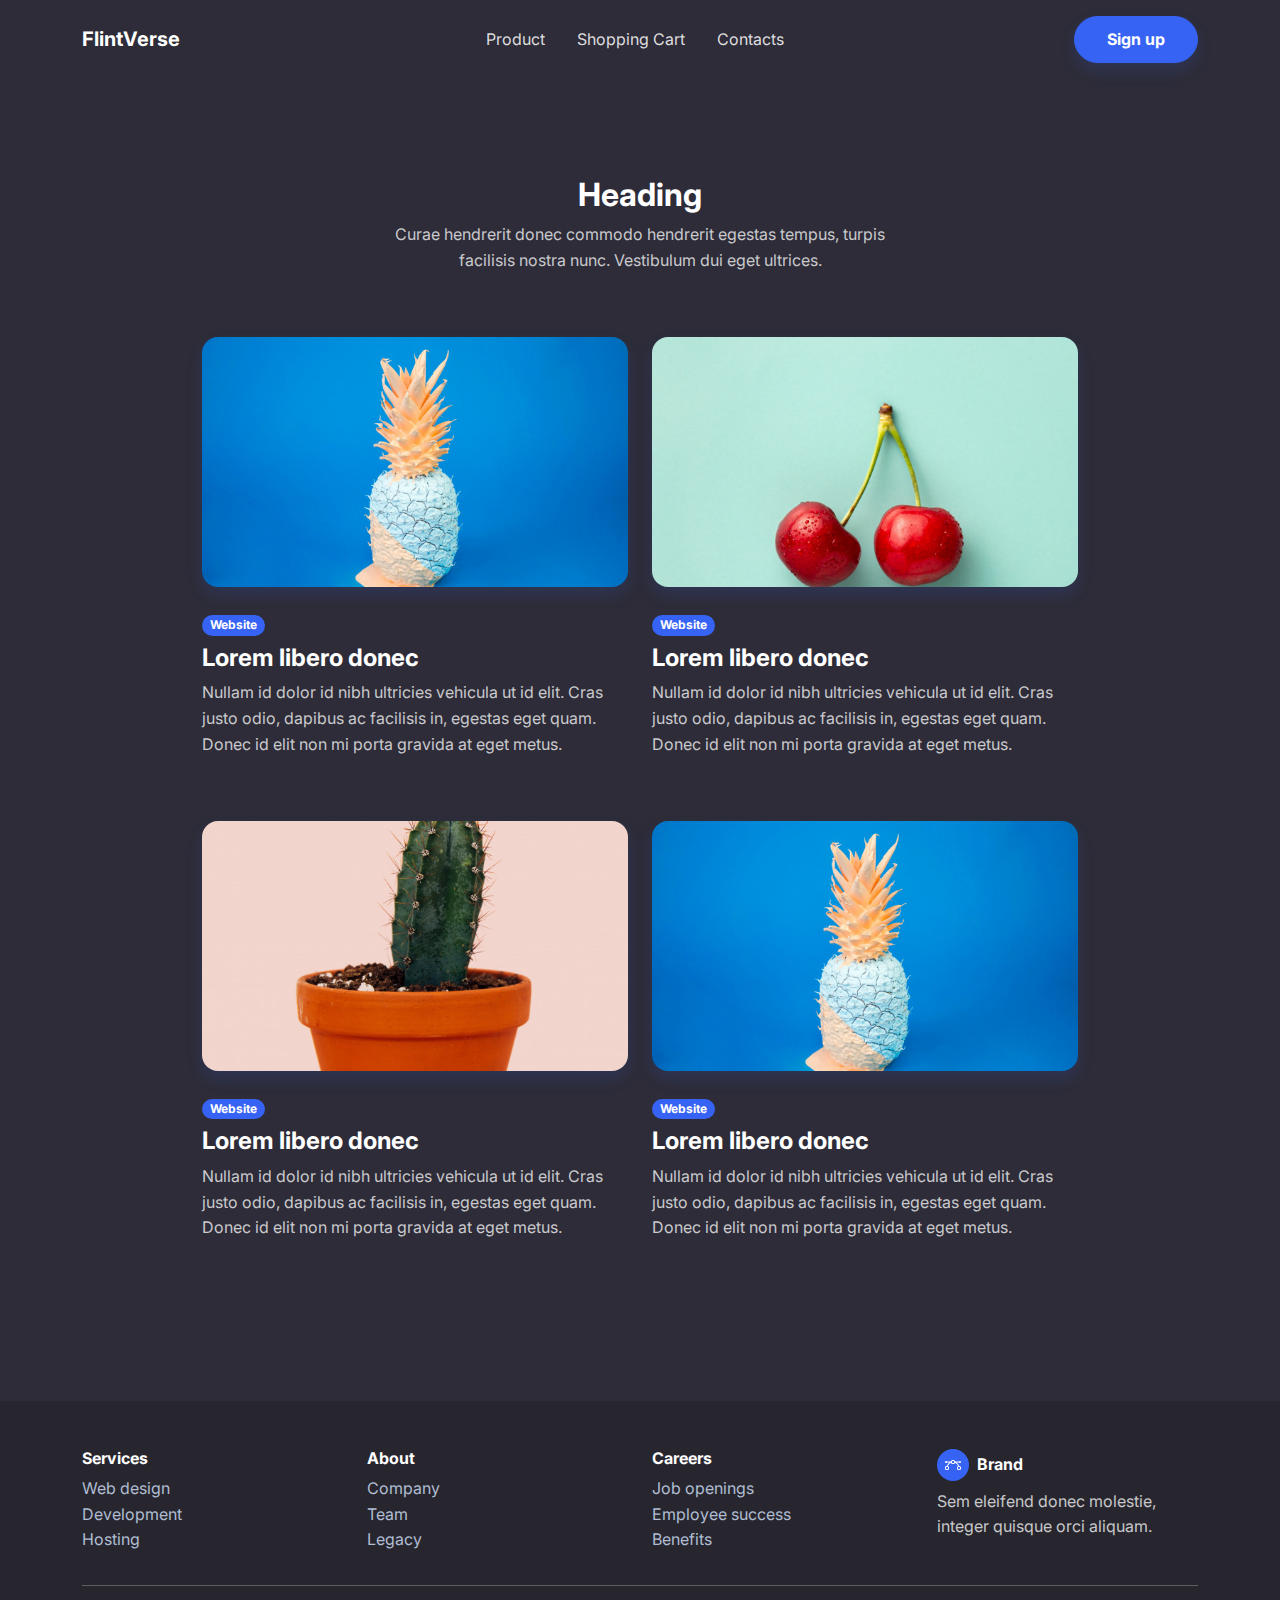
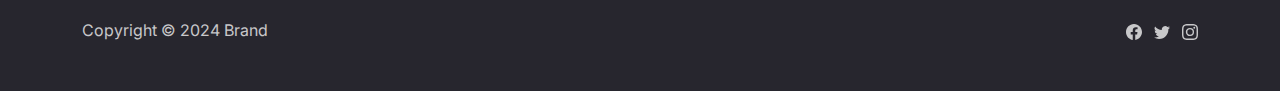
<file: projects.html>
<!DOCTYPE html>
<html data-bs-theme="light" lang="en">

<head>
    <meta charset="utf-8">
    <meta name="viewport" content="width=device-width, initial-scale=1.0, shrink-to-fit=no">
    <title>Projects - Brand</title>
    <link rel="stylesheet" href="assets/bootstrap/css/bootstrap.min.css">
    <link rel="stylesheet" href="https://fonts.googleapis.com/css?family=Inter:300italic,400italic,600italic,700italic,800italic,400,300,600,700,800&amp;display=swap">
    <link rel="stylesheet" href="assets/css/Banner-Heading-Image-images.css">
</head>

<body>
    <nav class="navbar navbar-expand-md sticky-top py-3 navbar-dark" id="mainNav">
        <div class="container"><a class="navbar-brand d-flex align-items-center" href="/"><span>FlintVerse</span></a><button data-bs-toggle="collapse" class="navbar-toggler" data-bs-target="#navcol-1"><span class="visually-hidden">Toggle navigation</span><span class="navbar-toggler-icon"></span></button>
            <div class="collapse navbar-collapse" id="navcol-1">
                <ul class="navbar-nav mx-auto">
                    <li class="nav-item"></li>
                    <li class="nav-item"></li>
                    <li class="nav-item"></li>
                    <li class="nav-item"></li>
                    <li class="nav-item"></li>
                    <li class="nav-item"><a class="nav-link" href="product.html">Product</a></li>
                    <li class="nav-item"><a class="nav-link" href="shopping-cart.html">Shopping Cart</a></li>
                    <li class="nav-item"><a class="nav-link" href="contacts.html">Contacts</a></li>
                </ul><a class="btn btn-primary shadow" role="button" href="signup.html">Sign up</a>
            </div>
        </div>
    </nav>
    <section class="py-5">
        <div class="container py-5">
            <div class="row mb-5">
                <div class="col-md-8 col-xl-6 text-center mx-auto">
                    <h2 class="fw-bold">Heading</h2>
                    <p class="text-muted">Curae hendrerit donec commodo hendrerit egestas tempus, turpis facilisis nostra nunc. Vestibulum dui eget ultrices.</p>
                </div>
            </div>
            <div class="row row-cols-1 row-cols-md-2 mx-auto" style="max-width: 900px;">
                <div class="col mb-4">
                    <div><a href="#"><img class="rounded img-fluid shadow w-100 fit-cover" src="assets/img/products/1.jpg" style="height: 250px;"></a>
                        <div class="py-4"><span class="badge bg-primary mb-2">Website</span>
                            <h4 class="fw-bold">Lorem libero donec</h4>
                            <p class="text-muted">Nullam id dolor id nibh ultricies vehicula ut id elit. Cras justo odio, dapibus ac facilisis in, egestas eget quam. Donec id elit non mi porta gravida at eget metus.</p>
                        </div>
                    </div>
                </div>
                <div class="col mb-4">
                    <div><a href="#"><img class="rounded img-fluid shadow w-100 fit-cover" src="assets/img/products/2.jpg" style="height: 250px;"></a>
                        <div class="py-4"><span class="badge bg-primary mb-2">Website</span>
                            <h4 class="fw-bold">Lorem libero donec</h4>
                            <p class="text-muted">Nullam id dolor id nibh ultricies vehicula ut id elit. Cras justo odio, dapibus ac facilisis in, egestas eget quam. Donec id elit non mi porta gravida at eget metus.</p>
                        </div>
                    </div>
                </div>
                <div class="col mb-4">
                    <div><a href="#"><img class="rounded img-fluid shadow w-100 fit-cover" src="assets/img/products/3.jpg" style="height: 250px;"></a>
                        <div class="py-4"><span class="badge bg-primary mb-2">Website</span>
                            <h4 class="fw-bold">Lorem libero donec</h4>
                            <p class="text-muted">Nullam id dolor id nibh ultricies vehicula ut id elit. Cras justo odio, dapibus ac facilisis in, egestas eget quam. Donec id elit non mi porta gravida at eget metus.</p>
                        </div>
                    </div>
                </div>
                <div class="col mb-4">
                    <div><a href="#"><img class="rounded img-fluid shadow w-100 fit-cover" src="assets/img/products/1.jpg" style="height: 250px;"></a>
                        <div class="py-4"><span class="badge bg-primary mb-2">Website</span>
                            <h4 class="fw-bold">Lorem libero donec</h4>
                            <p class="text-muted">Nullam id dolor id nibh ultricies vehicula ut id elit. Cras justo odio, dapibus ac facilisis in, egestas eget quam. Donec id elit non mi porta gravida at eget metus.</p>
                        </div>
                    </div>
                </div>
            </div>
        </div>
    </section>
    <footer class="bg-dark">
        <div class="container py-4 py-lg-5">
            <div class="row justify-content-center">
                <div class="col-sm-4 col-md-3 text-center text-lg-start d-flex flex-column">
                    <h3 class="fs-6 fw-bold">Services</h3>
                    <ul class="list-unstyled">
                        <li><a href="#">Web design</a></li>
                        <li><a href="#">Development</a></li>
                        <li><a href="#">Hosting</a></li>
                    </ul>
                </div>
                <div class="col-sm-4 col-md-3 text-center text-lg-start d-flex flex-column">
                    <h3 class="fs-6 fw-bold">About</h3>
                    <ul class="list-unstyled">
                        <li><a href="#">Company</a></li>
                        <li><a href="#">Team</a></li>
                        <li><a href="#">Legacy</a></li>
                    </ul>
                </div>
                <div class="col-sm-4 col-md-3 text-center text-lg-start d-flex flex-column">
                    <h3 class="fs-6 fw-bold">Careers</h3>
                    <ul class="list-unstyled">
                        <li><a href="#">Job openings</a></li>
                        <li><a href="#">Employee success</a></li>
                        <li><a href="#">Benefits</a></li>
                    </ul>
                </div>
                <div class="col-lg-3 text-center text-lg-start d-flex flex-column align-items-center order-first align-items-lg-start order-lg-last">
                    <div class="fw-bold d-flex align-items-center mb-2"><span class="bs-icon-sm bs-icon-circle bs-icon-primary d-flex justify-content-center align-items-center bs-icon me-2"><svg xmlns="http://www.w3.org/2000/svg" width="1em" height="1em" fill="currentColor" viewBox="0 0 16 16" class="bi bi-bezier">
                                <path fill-rule="evenodd" d="M0 10.5A1.5 1.5 0 0 1 1.5 9h1A1.5 1.5 0 0 1 4 10.5v1A1.5 1.5 0 0 1 2.5 13h-1A1.5 1.5 0 0 1 0 11.5zm1.5-.5a.5.5 0 0 0-.5.5v1a.5.5 0 0 0 .5.5h1a.5.5 0 0 0 .5-.5v-1a.5.5 0 0 0-.5-.5zm10.5.5A1.5 1.5 0 0 1 13.5 9h1a1.5 1.5 0 0 1 1.5 1.5v1a1.5 1.5 0 0 1-1.5 1.5h-1a1.5 1.5 0 0 1-1.5-1.5zm1.5-.5a.5.5 0 0 0-.5.5v1a.5.5 0 0 0 .5.5h1a.5.5 0 0 0 .5-.5v-1a.5.5 0 0 0-.5-.5zM6 4.5A1.5 1.5 0 0 1 7.5 3h1A1.5 1.5 0 0 1 10 4.5v1A1.5 1.5 0 0 1 8.5 7h-1A1.5 1.5 0 0 1 6 5.5zM7.5 4a.5.5 0 0 0-.5.5v1a.5.5 0 0 0 .5.5h1a.5.5 0 0 0 .5-.5v-1a.5.5 0 0 0-.5-.5z"></path>
                                <path d="M6 4.5H1.866a1 1 0 1 0 0 1h2.668A6.517 6.517 0 0 0 1.814 9H2.5c.123 0 .244.015.358.043a5.517 5.517 0 0 1 3.185-3.185A1.503 1.503 0 0 1 6 5.5zm3.957 1.358A1.5 1.5 0 0 0 10 5.5v-1h4.134a1 1 0 1 1 0 1h-2.668a6.517 6.517 0 0 1 2.72 3.5H13.5c-.123 0-.243.015-.358.043a5.517 5.517 0 0 0-3.185-3.185z"></path>
                            </svg></span><span>Brand</span></div>
                    <p class="text-muted">Sem eleifend donec molestie, integer quisque orci aliquam.</p>
                </div>
            </div>
            <hr>
            <div class="text-muted d-flex justify-content-between align-items-center pt-3">
                <p class="mb-0">Copyright © 2024 Brand</p>
                <ul class="list-inline mb-0">
                    <li class="list-inline-item"><svg xmlns="http://www.w3.org/2000/svg" width="1em" height="1em" fill="currentColor" viewBox="0 0 16 16" class="bi bi-facebook">
                            <path d="M16 8.049c0-4.446-3.582-8.05-8-8.05C3.58 0-.002 3.603-.002 8.05c0 4.017 2.926 7.347 6.75 7.951v-5.625h-2.03V8.05H6.75V6.275c0-2.017 1.195-3.131 3.022-3.131.876 0 1.791.157 1.791.157v1.98h-1.009c-.993 0-1.303.621-1.303 1.258v1.51h2.218l-.354 2.326H9.25V16c3.824-.604 6.75-3.934 6.75-7.951"></path>
                        </svg></li>
                    <li class="list-inline-item"><svg xmlns="http://www.w3.org/2000/svg" width="1em" height="1em" fill="currentColor" viewBox="0 0 16 16" class="bi bi-twitter">
                            <path d="M5.026 15c6.038 0 9.341-5.003 9.341-9.334 0-.14 0-.282-.006-.422A6.685 6.685 0 0 0 16 3.542a6.658 6.658 0 0 1-1.889.518 3.301 3.301 0 0 0 1.447-1.817 6.533 6.533 0 0 1-2.087.793A3.286 3.286 0 0 0 7.875 6.03a9.325 9.325 0 0 1-6.767-3.429 3.289 3.289 0 0 0 1.018 4.382A3.323 3.323 0 0 1 .64 6.575v.045a3.288 3.288 0 0 0 2.632 3.218 3.203 3.203 0 0 1-.865.115 3.23 3.23 0 0 1-.614-.057 3.283 3.283 0 0 0 3.067 2.277A6.588 6.588 0 0 1 .78 13.58a6.32 6.32 0 0 1-.78-.045A9.344 9.344 0 0 0 5.026 15"></path>
                        </svg></li>
                    <li class="list-inline-item"><svg xmlns="http://www.w3.org/2000/svg" width="1em" height="1em" fill="currentColor" viewBox="0 0 16 16" class="bi bi-instagram">
                            <path d="M8 0C5.829 0 5.556.01 4.703.048 3.85.088 3.269.222 2.76.42a3.917 3.917 0 0 0-1.417.923A3.927 3.927 0 0 0 .42 2.76C.222 3.268.087 3.85.048 4.7.01 5.555 0 5.827 0 8.001c0 2.172.01 2.444.048 3.297.04.852.174 1.433.372 1.942.205.526.478.972.923 1.417.444.445.89.719 1.416.923.51.198 1.09.333 1.942.372C5.555 15.99 5.827 16 8 16s2.444-.01 3.298-.048c.851-.04 1.434-.174 1.943-.372a3.916 3.916 0 0 0 1.416-.923c.445-.445.718-.891.923-1.417.197-.509.332-1.09.372-1.942C15.99 10.445 16 10.173 16 8s-.01-2.445-.048-3.299c-.04-.851-.175-1.433-.372-1.941a3.926 3.926 0 0 0-.923-1.417A3.911 3.911 0 0 0 13.24.42c-.51-.198-1.092-.333-1.943-.372C10.443.01 10.172 0 7.998 0h.003zm-.717 1.442h.718c2.136 0 2.389.007 3.232.046.78.035 1.204.166 1.486.275.373.145.64.319.92.599.28.28.453.546.598.92.11.281.24.705.275 1.485.039.843.047 1.096.047 3.231s-.008 2.389-.047 3.232c-.035.78-.166 1.203-.275 1.485a2.47 2.47 0 0 1-.599.919c-.28.28-.546.453-.92.598-.28.11-.704.24-1.485.276-.843.038-1.096.047-3.232.047s-2.39-.009-3.233-.047c-.78-.036-1.203-.166-1.485-.276a2.478 2.478 0 0 1-.92-.598 2.48 2.48 0 0 1-.6-.92c-.109-.281-.24-.705-.275-1.485-.038-.843-.046-1.096-.046-3.233 0-2.136.008-2.388.046-3.231.036-.78.166-1.204.276-1.486.145-.373.319-.64.599-.92.28-.28.546-.453.92-.598.282-.11.705-.24 1.485-.276.738-.034 1.024-.044 2.515-.045v.002zm4.988 1.328a.96.96 0 1 0 0 1.92.96.96 0 0 0 0-1.92zm-4.27 1.122a4.109 4.109 0 1 0 0 8.217 4.109 4.109 0 0 0 0-8.217zm0 1.441a2.667 2.667 0 1 1 0 5.334 2.667 2.667 0 0 1 0-5.334"></path>
                        </svg></li>
                </ul>
            </div>
        </div>
    </footer>
    <script src="assets/bootstrap/js/bootstrap.min.js"></script>
    <script src="assets/js/bs-init.js"></script>
    <script src="assets/js/bold-and-dark.js"></script>
</body>

</html>
</file>
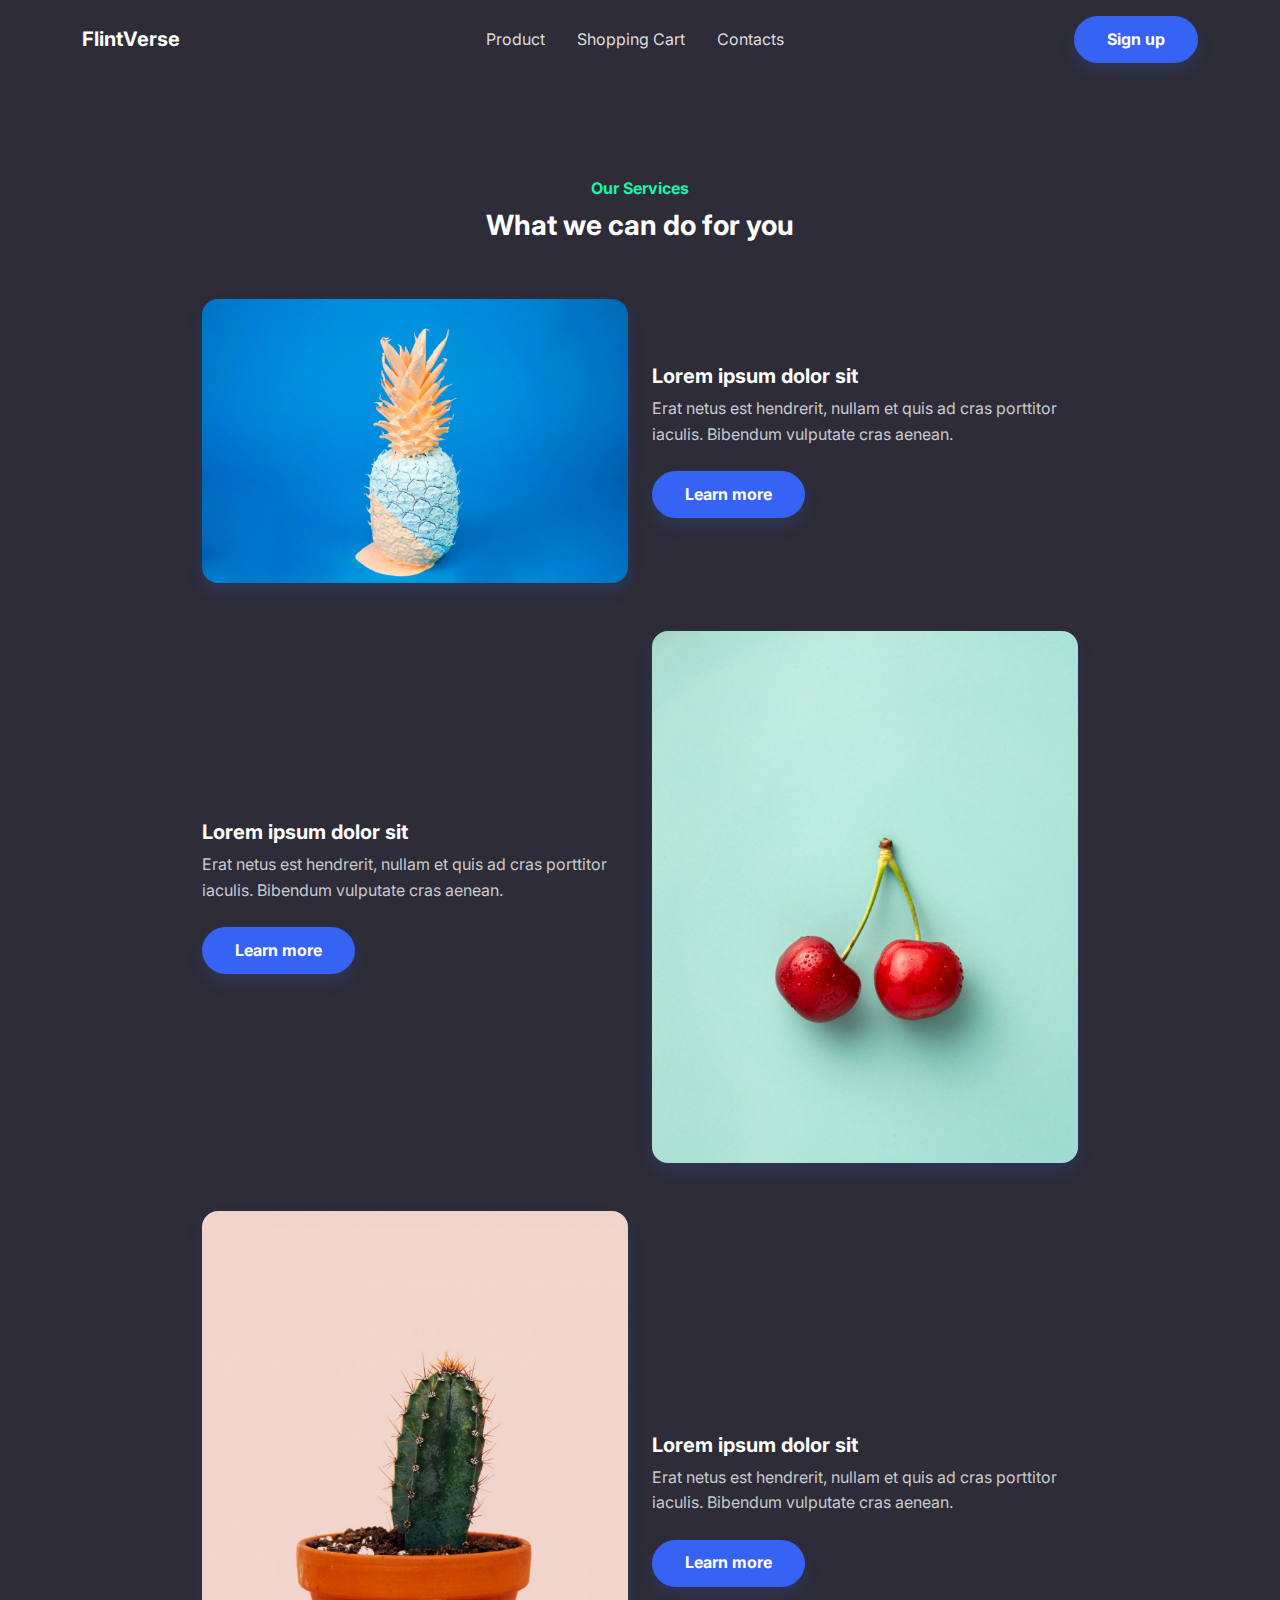
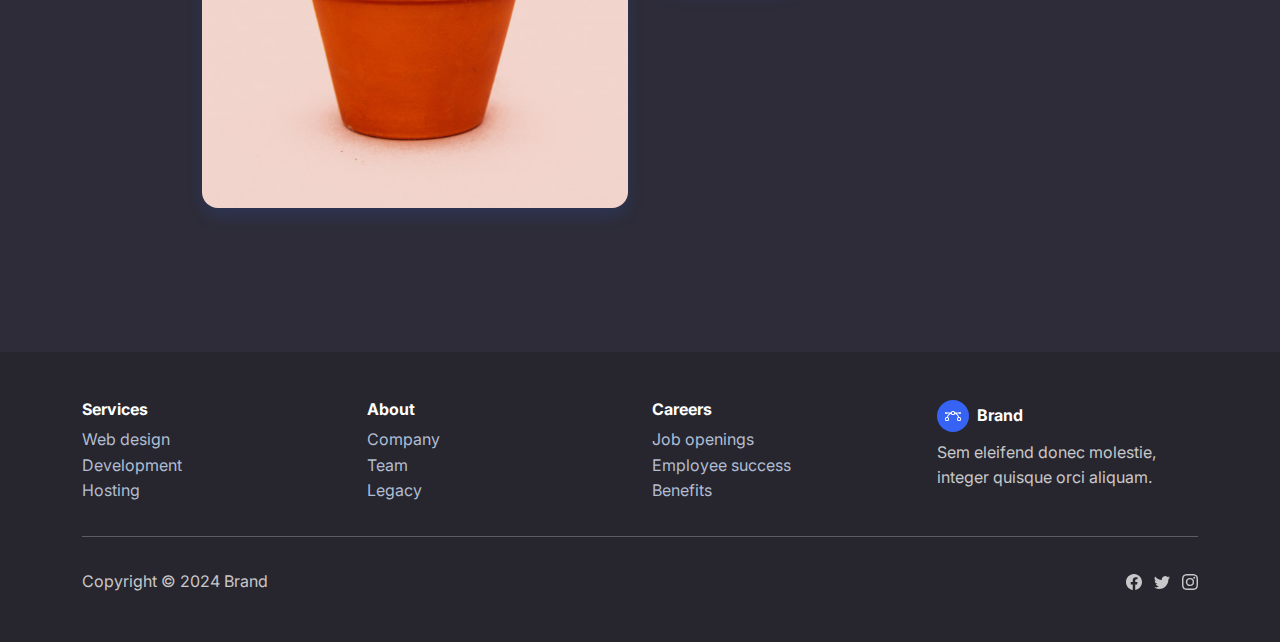
<file: services.html>
<!DOCTYPE html>
<html data-bs-theme="light" lang="en">

<head>
    <meta charset="utf-8">
    <meta name="viewport" content="width=device-width, initial-scale=1.0, shrink-to-fit=no">
    <title>Services - Brand</title>
    <link rel="stylesheet" href="assets/bootstrap/css/bootstrap.min.css">
    <link rel="stylesheet" href="https://fonts.googleapis.com/css?family=Inter:300italic,400italic,600italic,700italic,800italic,400,300,600,700,800&amp;display=swap">
    <link rel="stylesheet" href="assets/css/Banner-Heading-Image-images.css">
</head>

<body>
    <nav class="navbar navbar-expand-md sticky-top py-3 navbar-dark" id="mainNav">
        <div class="container"><a class="navbar-brand d-flex align-items-center" href="/"><span>FlintVerse</span></a><button data-bs-toggle="collapse" class="navbar-toggler" data-bs-target="#navcol-1"><span class="visually-hidden">Toggle navigation</span><span class="navbar-toggler-icon"></span></button>
            <div class="collapse navbar-collapse" id="navcol-1">
                <ul class="navbar-nav mx-auto">
                    <li class="nav-item"></li>
                    <li class="nav-item"></li>
                    <li class="nav-item"></li>
                    <li class="nav-item"></li>
                    <li class="nav-item"></li>
                    <li class="nav-item"><a class="nav-link" href="product.html">Product</a></li>
                    <li class="nav-item"><a class="nav-link" href="shopping-cart.html">Shopping Cart</a></li>
                    <li class="nav-item"><a class="nav-link" href="contacts.html">Contacts</a></li>
                </ul><a class="btn btn-primary shadow" role="button" href="signup.html">Sign up</a>
            </div>
        </div>
    </nav>
    <section class="py-5">
        <div class="container py-5">
            <div class="row mb-4 mb-lg-5">
                <div class="col-md-8 col-xl-6 text-center mx-auto">
                    <p class="fw-bold text-success mb-2">Our Services</p>
                    <h3 class="fw-bold">What we can do for you</h3>
                </div>
            </div>
            <div class="row row-cols-1 row-cols-md-2 mx-auto" style="max-width: 900px;">
                <div class="col mb-5"><img class="rounded img-fluid shadow" src="assets/img/products/1.jpg"></div>
                <div class="col d-md-flex align-items-md-end align-items-lg-center mb-5">
                    <div>
                        <h5 class="fw-bold">Lorem ipsum dolor sit&nbsp;</h5>
                        <p class="text-muted mb-4">Erat netus est hendrerit, nullam et quis ad cras porttitor iaculis. Bibendum vulputate cras aenean.</p><button class="btn btn-primary shadow" type="button">Learn more</button>
                    </div>
                </div>
            </div>
            <div class="row row-cols-1 row-cols-md-2 mx-auto" style="max-width: 900px;">
                <div class="col order-md-last mb-5"><img class="rounded img-fluid shadow" src="assets/img/products/2.jpg"></div>
                <div class="col d-md-flex align-items-md-end align-items-lg-center mb-5">
                    <div>
                        <h5 class="fw-bold">Lorem ipsum dolor sit&nbsp;</h5>
                        <p class="text-muted mb-4">Erat netus est hendrerit, nullam et quis ad cras porttitor iaculis. Bibendum vulputate cras aenean.</p><button class="btn btn-primary shadow" type="button">Learn more</button>
                    </div>
                </div>
            </div>
            <div class="row row-cols-1 row-cols-md-2 mx-auto" style="max-width: 900px;">
                <div class="col mb-5"><img class="rounded img-fluid shadow" src="assets/img/products/3.jpg"></div>
                <div class="col d-md-flex align-items-md-end align-items-lg-center mb-5">
                    <div>
                        <h5 class="fw-bold">Lorem ipsum dolor sit&nbsp;</h5>
                        <p class="text-muted mb-4">Erat netus est hendrerit, nullam et quis ad cras porttitor iaculis. Bibendum vulputate cras aenean.</p><button class="btn btn-primary shadow" type="button">Learn more</button>
                    </div>
                </div>
            </div>
        </div>
    </section>
    <footer class="bg-dark">
        <div class="container py-4 py-lg-5">
            <div class="row justify-content-center">
                <div class="col-sm-4 col-md-3 text-center text-lg-start d-flex flex-column">
                    <h3 class="fs-6 fw-bold">Services</h3>
                    <ul class="list-unstyled">
                        <li><a href="#">Web design</a></li>
                        <li><a href="#">Development</a></li>
                        <li><a href="#">Hosting</a></li>
                    </ul>
                </div>
                <div class="col-sm-4 col-md-3 text-center text-lg-start d-flex flex-column">
                    <h3 class="fs-6 fw-bold">About</h3>
                    <ul class="list-unstyled">
                        <li><a href="#">Company</a></li>
                        <li><a href="#">Team</a></li>
                        <li><a href="#">Legacy</a></li>
                    </ul>
                </div>
                <div class="col-sm-4 col-md-3 text-center text-lg-start d-flex flex-column">
                    <h3 class="fs-6 fw-bold">Careers</h3>
                    <ul class="list-unstyled">
                        <li><a href="#">Job openings</a></li>
                        <li><a href="#">Employee success</a></li>
                        <li><a href="#">Benefits</a></li>
                    </ul>
                </div>
                <div class="col-lg-3 text-center text-lg-start d-flex flex-column align-items-center order-first align-items-lg-start order-lg-last">
                    <div class="fw-bold d-flex align-items-center mb-2"><span class="bs-icon-sm bs-icon-circle bs-icon-primary d-flex justify-content-center align-items-center bs-icon me-2"><svg xmlns="http://www.w3.org/2000/svg" width="1em" height="1em" fill="currentColor" viewBox="0 0 16 16" class="bi bi-bezier">
                                <path fill-rule="evenodd" d="M0 10.5A1.5 1.5 0 0 1 1.5 9h1A1.5 1.5 0 0 1 4 10.5v1A1.5 1.5 0 0 1 2.5 13h-1A1.5 1.5 0 0 1 0 11.5zm1.5-.5a.5.5 0 0 0-.5.5v1a.5.5 0 0 0 .5.5h1a.5.5 0 0 0 .5-.5v-1a.5.5 0 0 0-.5-.5zm10.5.5A1.5 1.5 0 0 1 13.5 9h1a1.5 1.5 0 0 1 1.5 1.5v1a1.5 1.5 0 0 1-1.5 1.5h-1a1.5 1.5 0 0 1-1.5-1.5zm1.5-.5a.5.5 0 0 0-.5.5v1a.5.5 0 0 0 .5.5h1a.5.5 0 0 0 .5-.5v-1a.5.5 0 0 0-.5-.5zM6 4.5A1.5 1.5 0 0 1 7.5 3h1A1.5 1.5 0 0 1 10 4.5v1A1.5 1.5 0 0 1 8.5 7h-1A1.5 1.5 0 0 1 6 5.5zM7.5 4a.5.5 0 0 0-.5.5v1a.5.5 0 0 0 .5.5h1a.5.5 0 0 0 .5-.5v-1a.5.5 0 0 0-.5-.5z"></path>
                                <path d="M6 4.5H1.866a1 1 0 1 0 0 1h2.668A6.517 6.517 0 0 0 1.814 9H2.5c.123 0 .244.015.358.043a5.517 5.517 0 0 1 3.185-3.185A1.503 1.503 0 0 1 6 5.5zm3.957 1.358A1.5 1.5 0 0 0 10 5.5v-1h4.134a1 1 0 1 1 0 1h-2.668a6.517 6.517 0 0 1 2.72 3.5H13.5c-.123 0-.243.015-.358.043a5.517 5.517 0 0 0-3.185-3.185z"></path>
                            </svg></span><span>Brand</span></div>
                    <p class="text-muted">Sem eleifend donec molestie, integer quisque orci aliquam.</p>
                </div>
            </div>
            <hr>
            <div class="text-muted d-flex justify-content-between align-items-center pt-3">
                <p class="mb-0">Copyright © 2024 Brand</p>
                <ul class="list-inline mb-0">
                    <li class="list-inline-item"><svg xmlns="http://www.w3.org/2000/svg" width="1em" height="1em" fill="currentColor" viewBox="0 0 16 16" class="bi bi-facebook">
                            <path d="M16 8.049c0-4.446-3.582-8.05-8-8.05C3.58 0-.002 3.603-.002 8.05c0 4.017 2.926 7.347 6.75 7.951v-5.625h-2.03V8.05H6.75V6.275c0-2.017 1.195-3.131 3.022-3.131.876 0 1.791.157 1.791.157v1.98h-1.009c-.993 0-1.303.621-1.303 1.258v1.51h2.218l-.354 2.326H9.25V16c3.824-.604 6.75-3.934 6.75-7.951"></path>
                        </svg></li>
                    <li class="list-inline-item"><svg xmlns="http://www.w3.org/2000/svg" width="1em" height="1em" fill="currentColor" viewBox="0 0 16 16" class="bi bi-twitter">
                            <path d="M5.026 15c6.038 0 9.341-5.003 9.341-9.334 0-.14 0-.282-.006-.422A6.685 6.685 0 0 0 16 3.542a6.658 6.658 0 0 1-1.889.518 3.301 3.301 0 0 0 1.447-1.817 6.533 6.533 0 0 1-2.087.793A3.286 3.286 0 0 0 7.875 6.03a9.325 9.325 0 0 1-6.767-3.429 3.289 3.289 0 0 0 1.018 4.382A3.323 3.323 0 0 1 .64 6.575v.045a3.288 3.288 0 0 0 2.632 3.218 3.203 3.203 0 0 1-.865.115 3.23 3.23 0 0 1-.614-.057 3.283 3.283 0 0 0 3.067 2.277A6.588 6.588 0 0 1 .78 13.58a6.32 6.32 0 0 1-.78-.045A9.344 9.344 0 0 0 5.026 15"></path>
                        </svg></li>
                    <li class="list-inline-item"><svg xmlns="http://www.w3.org/2000/svg" width="1em" height="1em" fill="currentColor" viewBox="0 0 16 16" class="bi bi-instagram">
                            <path d="M8 0C5.829 0 5.556.01 4.703.048 3.85.088 3.269.222 2.76.42a3.917 3.917 0 0 0-1.417.923A3.927 3.927 0 0 0 .42 2.76C.222 3.268.087 3.85.048 4.7.01 5.555 0 5.827 0 8.001c0 2.172.01 2.444.048 3.297.04.852.174 1.433.372 1.942.205.526.478.972.923 1.417.444.445.89.719 1.416.923.51.198 1.09.333 1.942.372C5.555 15.99 5.827 16 8 16s2.444-.01 3.298-.048c.851-.04 1.434-.174 1.943-.372a3.916 3.916 0 0 0 1.416-.923c.445-.445.718-.891.923-1.417.197-.509.332-1.09.372-1.942C15.99 10.445 16 10.173 16 8s-.01-2.445-.048-3.299c-.04-.851-.175-1.433-.372-1.941a3.926 3.926 0 0 0-.923-1.417A3.911 3.911 0 0 0 13.24.42c-.51-.198-1.092-.333-1.943-.372C10.443.01 10.172 0 7.998 0h.003zm-.717 1.442h.718c2.136 0 2.389.007 3.232.046.78.035 1.204.166 1.486.275.373.145.64.319.92.599.28.28.453.546.598.92.11.281.24.705.275 1.485.039.843.047 1.096.047 3.231s-.008 2.389-.047 3.232c-.035.78-.166 1.203-.275 1.485a2.47 2.47 0 0 1-.599.919c-.28.28-.546.453-.92.598-.28.11-.704.24-1.485.276-.843.038-1.096.047-3.232.047s-2.39-.009-3.233-.047c-.78-.036-1.203-.166-1.485-.276a2.478 2.478 0 0 1-.92-.598 2.48 2.48 0 0 1-.6-.92c-.109-.281-.24-.705-.275-1.485-.038-.843-.046-1.096-.046-3.233 0-2.136.008-2.388.046-3.231.036-.78.166-1.204.276-1.486.145-.373.319-.64.599-.92.28-.28.546-.453.92-.598.282-.11.705-.24 1.485-.276.738-.034 1.024-.044 2.515-.045v.002zm4.988 1.328a.96.96 0 1 0 0 1.92.96.96 0 0 0 0-1.92zm-4.27 1.122a4.109 4.109 0 1 0 0 8.217 4.109 4.109 0 0 0 0-8.217zm0 1.441a2.667 2.667 0 1 1 0 5.334 2.667 2.667 0 0 1 0-5.334"></path>
                        </svg></li>
                </ul>
            </div>
        </div>
    </footer>
    <script src="assets/bootstrap/js/bootstrap.min.js"></script>
    <script src="assets/js/bs-init.js"></script>
    <script src="assets/js/bold-and-dark.js"></script>
</body>

</html>
</file>
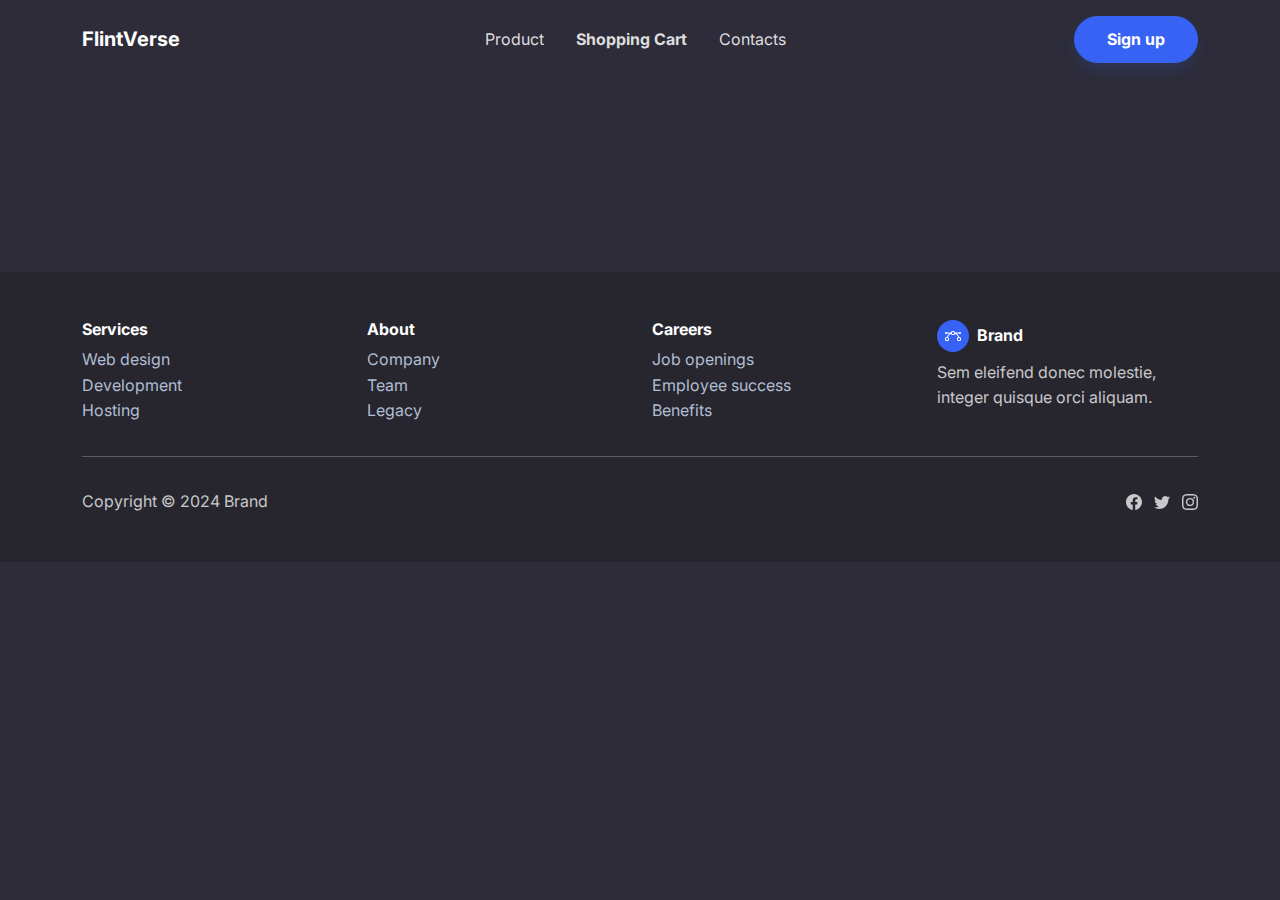
<file: shopping-cart.html>
<!DOCTYPE html>
<html data-bs-theme="light" lang="en">

<head>
    <meta charset="utf-8">
    <meta name="viewport" content="width=device-width, initial-scale=1.0, shrink-to-fit=no">
    <title>Shopping Cart - Brand</title>
    <link rel="stylesheet" href="assets/bootstrap/css/bootstrap.min.css">
    <link rel="stylesheet" href="https://cdn.reflowhq.com/v2/toolkit.min.css">
    <link rel="stylesheet" href="https://fonts.googleapis.com/css?family=Inter:300italic,400italic,600italic,700italic,800italic,400,300,600,700,800&amp;display=swap">
    <link rel="stylesheet" href="assets/css/Banner-Heading-Image-images.css">
</head>

<body>
    <nav class="navbar navbar-expand-md sticky-top py-3 navbar-dark" id="mainNav">
        <div class="container"><a class="navbar-brand d-flex align-items-center" href="/"><span>FlintVerse</span></a><button data-bs-toggle="collapse" class="navbar-toggler" data-bs-target="#navcol-1"><span class="visually-hidden">Toggle navigation</span><span class="navbar-toggler-icon"></span></button>
            <div class="collapse navbar-collapse" id="navcol-1">
                <ul class="navbar-nav mx-auto">
                    <li class="nav-item"></li>
                    <li class="nav-item"></li>
                    <li class="nav-item"></li>
                    <li class="nav-item"></li>
                    <li class="nav-item"></li>
                    <li class="nav-item"><a class="nav-link" href="product.html">Product</a></li>
                    <li class="nav-item"><a class="nav-link active" href="shopping-cart.html">Shopping Cart</a></li>
                    <li class="nav-item"><a class="nav-link" href="contacts.html">Contacts</a></li>
                </ul><a class="btn btn-primary shadow" role="button" href="signup.html">Sign up</a>
            </div>
        </div>
    </nav>
    <section class="py-5">
        <div class="container py-5">
            <div class="row mx-auto">
                <div class="col">
                    <div data-reflow-type="shopping-cart"></div>
                </div>
            </div>
        </div>
    </section>
    <footer class="bg-dark">
        <div class="container py-4 py-lg-5">
            <div class="row justify-content-center">
                <div class="col-sm-4 col-md-3 text-center text-lg-start d-flex flex-column">
                    <h3 class="fs-6 fw-bold">Services</h3>
                    <ul class="list-unstyled">
                        <li><a href="#">Web design</a></li>
                        <li><a href="#">Development</a></li>
                        <li><a href="#">Hosting</a></li>
                    </ul>
                </div>
                <div class="col-sm-4 col-md-3 text-center text-lg-start d-flex flex-column">
                    <h3 class="fs-6 fw-bold">About</h3>
                    <ul class="list-unstyled">
                        <li><a href="#">Company</a></li>
                        <li><a href="#">Team</a></li>
                        <li><a href="#">Legacy</a></li>
                    </ul>
                </div>
                <div class="col-sm-4 col-md-3 text-center text-lg-start d-flex flex-column">
                    <h3 class="fs-6 fw-bold">Careers</h3>
                    <ul class="list-unstyled">
                        <li><a href="#">Job openings</a></li>
                        <li><a href="#">Employee success</a></li>
                        <li><a href="#">Benefits</a></li>
                    </ul>
                </div>
                <div class="col-lg-3 text-center text-lg-start d-flex flex-column align-items-center order-first align-items-lg-start order-lg-last">
                    <div class="fw-bold d-flex align-items-center mb-2"><span class="bs-icon-sm bs-icon-circle bs-icon-primary d-flex justify-content-center align-items-center bs-icon me-2"><svg xmlns="http://www.w3.org/2000/svg" width="1em" height="1em" fill="currentColor" viewBox="0 0 16 16" class="bi bi-bezier">
                                <path fill-rule="evenodd" d="M0 10.5A1.5 1.5 0 0 1 1.5 9h1A1.5 1.5 0 0 1 4 10.5v1A1.5 1.5 0 0 1 2.5 13h-1A1.5 1.5 0 0 1 0 11.5zm1.5-.5a.5.5 0 0 0-.5.5v1a.5.5 0 0 0 .5.5h1a.5.5 0 0 0 .5-.5v-1a.5.5 0 0 0-.5-.5zm10.5.5A1.5 1.5 0 0 1 13.5 9h1a1.5 1.5 0 0 1 1.5 1.5v1a1.5 1.5 0 0 1-1.5 1.5h-1a1.5 1.5 0 0 1-1.5-1.5zm1.5-.5a.5.5 0 0 0-.5.5v1a.5.5 0 0 0 .5.5h1a.5.5 0 0 0 .5-.5v-1a.5.5 0 0 0-.5-.5zM6 4.5A1.5 1.5 0 0 1 7.5 3h1A1.5 1.5 0 0 1 10 4.5v1A1.5 1.5 0 0 1 8.5 7h-1A1.5 1.5 0 0 1 6 5.5zM7.5 4a.5.5 0 0 0-.5.5v1a.5.5 0 0 0 .5.5h1a.5.5 0 0 0 .5-.5v-1a.5.5 0 0 0-.5-.5z"></path>
                                <path d="M6 4.5H1.866a1 1 0 1 0 0 1h2.668A6.517 6.517 0 0 0 1.814 9H2.5c.123 0 .244.015.358.043a5.517 5.517 0 0 1 3.185-3.185A1.503 1.503 0 0 1 6 5.5zm3.957 1.358A1.5 1.5 0 0 0 10 5.5v-1h4.134a1 1 0 1 1 0 1h-2.668a6.517 6.517 0 0 1 2.72 3.5H13.5c-.123 0-.243.015-.358.043a5.517 5.517 0 0 0-3.185-3.185z"></path>
                            </svg></span><span>Brand</span></div>
                    <p class="text-muted">Sem eleifend donec molestie, integer quisque orci aliquam.</p>
                </div>
            </div>
            <hr>
            <div class="text-muted d-flex justify-content-between align-items-center pt-3">
                <p class="mb-0">Copyright © 2024 Brand</p>
                <ul class="list-inline mb-0">
                    <li class="list-inline-item"><svg xmlns="http://www.w3.org/2000/svg" width="1em" height="1em" fill="currentColor" viewBox="0 0 16 16" class="bi bi-facebook">
                            <path d="M16 8.049c0-4.446-3.582-8.05-8-8.05C3.58 0-.002 3.603-.002 8.05c0 4.017 2.926 7.347 6.75 7.951v-5.625h-2.03V8.05H6.75V6.275c0-2.017 1.195-3.131 3.022-3.131.876 0 1.791.157 1.791.157v1.98h-1.009c-.993 0-1.303.621-1.303 1.258v1.51h2.218l-.354 2.326H9.25V16c3.824-.604 6.75-3.934 6.75-7.951"></path>
                        </svg></li>
                    <li class="list-inline-item"><svg xmlns="http://www.w3.org/2000/svg" width="1em" height="1em" fill="currentColor" viewBox="0 0 16 16" class="bi bi-twitter">
                            <path d="M5.026 15c6.038 0 9.341-5.003 9.341-9.334 0-.14 0-.282-.006-.422A6.685 6.685 0 0 0 16 3.542a6.658 6.658 0 0 1-1.889.518 3.301 3.301 0 0 0 1.447-1.817 6.533 6.533 0 0 1-2.087.793A3.286 3.286 0 0 0 7.875 6.03a9.325 9.325 0 0 1-6.767-3.429 3.289 3.289 0 0 0 1.018 4.382A3.323 3.323 0 0 1 .64 6.575v.045a3.288 3.288 0 0 0 2.632 3.218 3.203 3.203 0 0 1-.865.115 3.23 3.23 0 0 1-.614-.057 3.283 3.283 0 0 0 3.067 2.277A6.588 6.588 0 0 1 .78 13.58a6.32 6.32 0 0 1-.78-.045A9.344 9.344 0 0 0 5.026 15"></path>
                        </svg></li>
                    <li class="list-inline-item"><svg xmlns="http://www.w3.org/2000/svg" width="1em" height="1em" fill="currentColor" viewBox="0 0 16 16" class="bi bi-instagram">
                            <path d="M8 0C5.829 0 5.556.01 4.703.048 3.85.088 3.269.222 2.76.42a3.917 3.917 0 0 0-1.417.923A3.927 3.927 0 0 0 .42 2.76C.222 3.268.087 3.85.048 4.7.01 5.555 0 5.827 0 8.001c0 2.172.01 2.444.048 3.297.04.852.174 1.433.372 1.942.205.526.478.972.923 1.417.444.445.89.719 1.416.923.51.198 1.09.333 1.942.372C5.555 15.99 5.827 16 8 16s2.444-.01 3.298-.048c.851-.04 1.434-.174 1.943-.372a3.916 3.916 0 0 0 1.416-.923c.445-.445.718-.891.923-1.417.197-.509.332-1.09.372-1.942C15.99 10.445 16 10.173 16 8s-.01-2.445-.048-3.299c-.04-.851-.175-1.433-.372-1.941a3.926 3.926 0 0 0-.923-1.417A3.911 3.911 0 0 0 13.24.42c-.51-.198-1.092-.333-1.943-.372C10.443.01 10.172 0 7.998 0h.003zm-.717 1.442h.718c2.136 0 2.389.007 3.232.046.78.035 1.204.166 1.486.275.373.145.64.319.92.599.28.28.453.546.598.92.11.281.24.705.275 1.485.039.843.047 1.096.047 3.231s-.008 2.389-.047 3.232c-.035.78-.166 1.203-.275 1.485a2.47 2.47 0 0 1-.599.919c-.28.28-.546.453-.92.598-.28.11-.704.24-1.485.276-.843.038-1.096.047-3.232.047s-2.39-.009-3.233-.047c-.78-.036-1.203-.166-1.485-.276a2.478 2.478 0 0 1-.92-.598 2.48 2.48 0 0 1-.6-.92c-.109-.281-.24-.705-.275-1.485-.038-.843-.046-1.096-.046-3.233 0-2.136.008-2.388.046-3.231.036-.78.166-1.204.276-1.486.145-.373.319-.64.599-.92.28-.28.546-.453.92-.598.282-.11.705-.24 1.485-.276.738-.034 1.024-.044 2.515-.045v.002zm4.988 1.328a.96.96 0 1 0 0 1.92.96.96 0 0 0 0-1.92zm-4.27 1.122a4.109 4.109 0 1 0 0 8.217 4.109 4.109 0 0 0 0-8.217zm0 1.441a2.667 2.667 0 1 1 0 5.334 2.667 2.667 0 0 1 0-5.334"></path>
                        </svg></li>
                </ul>
            </div>
        </div>
    </footer>
    <script src="assets/bootstrap/js/bootstrap.min.js"></script>
    <script src="https://cdn.reflowhq.com/v2/toolkit.min.js"></script>
    <script src="assets/js/bs-init.js"></script>
    <script src="assets/js/bold-and-dark.js"></script>
</body>

</html>
</file>
<file: assets/css/Banner-Heading-Image-images.css>
.fit-cover {
  object-fit: cover;
}
</file>
